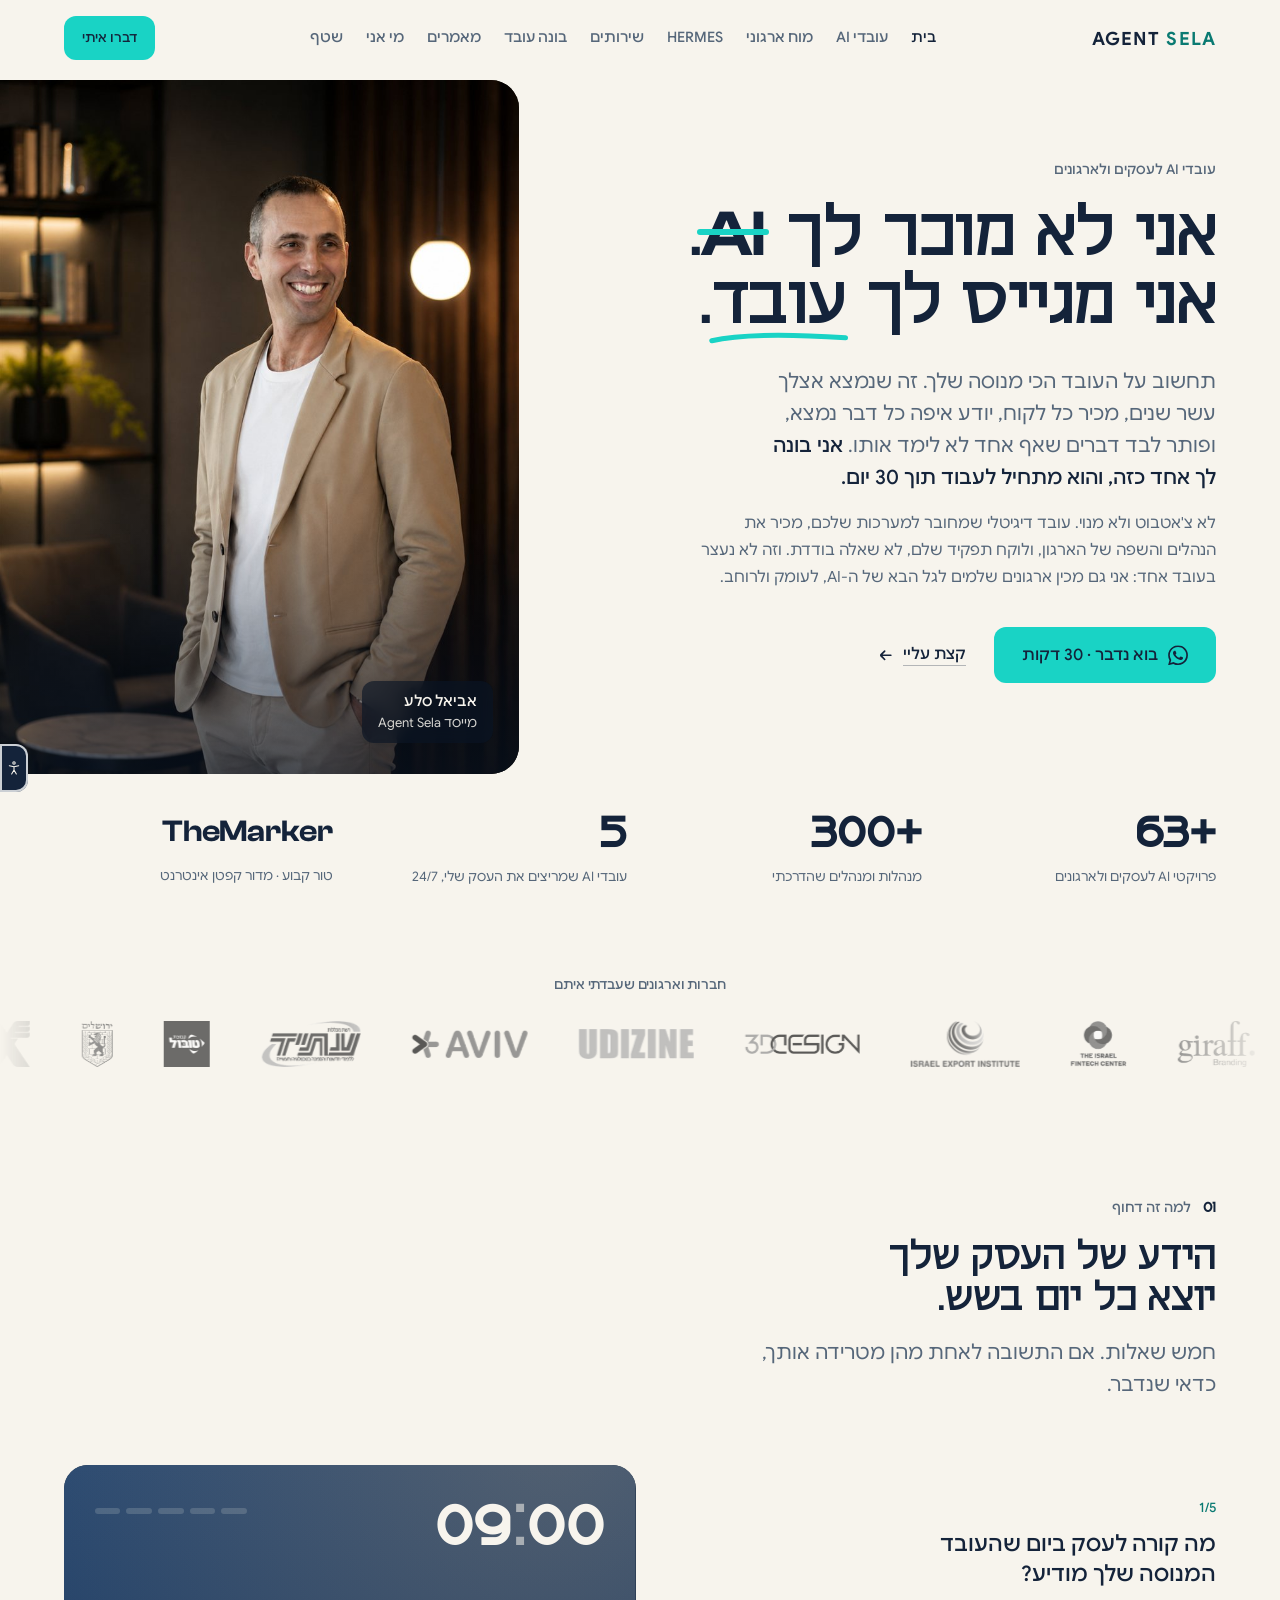
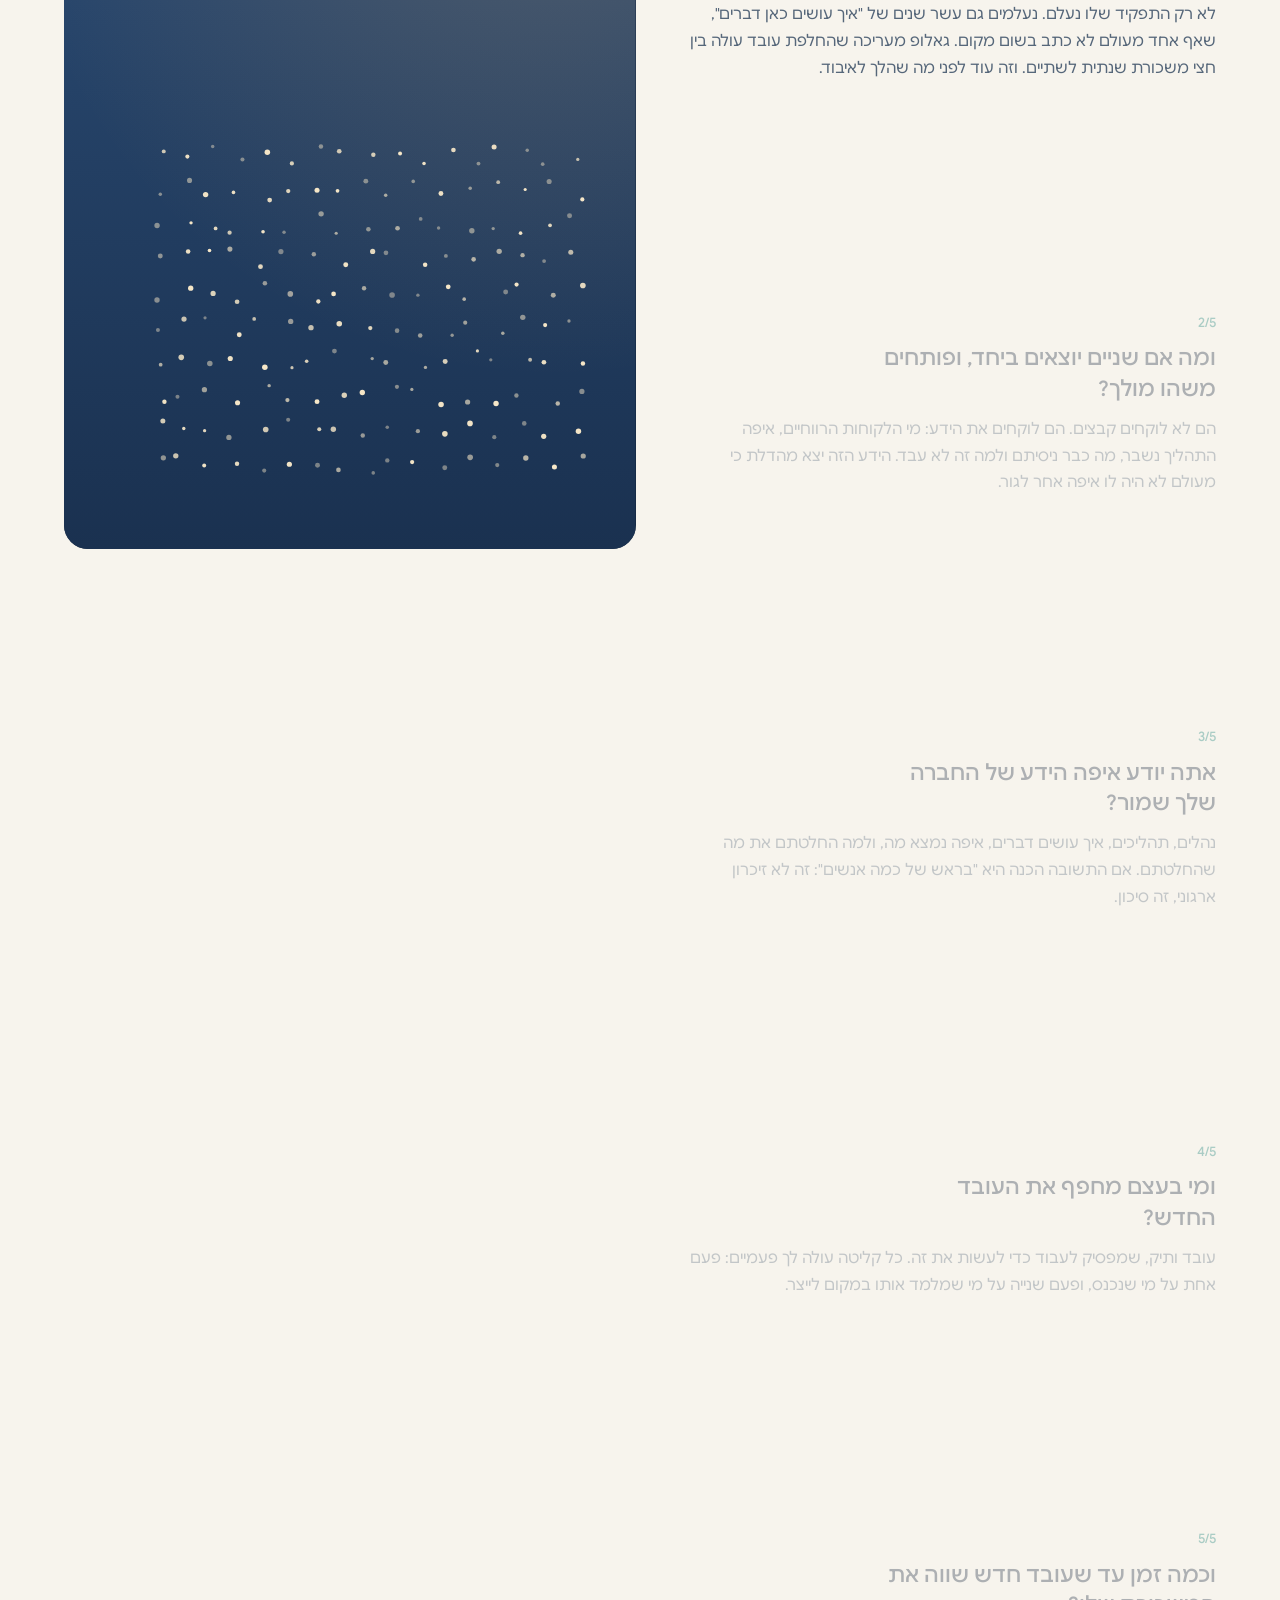
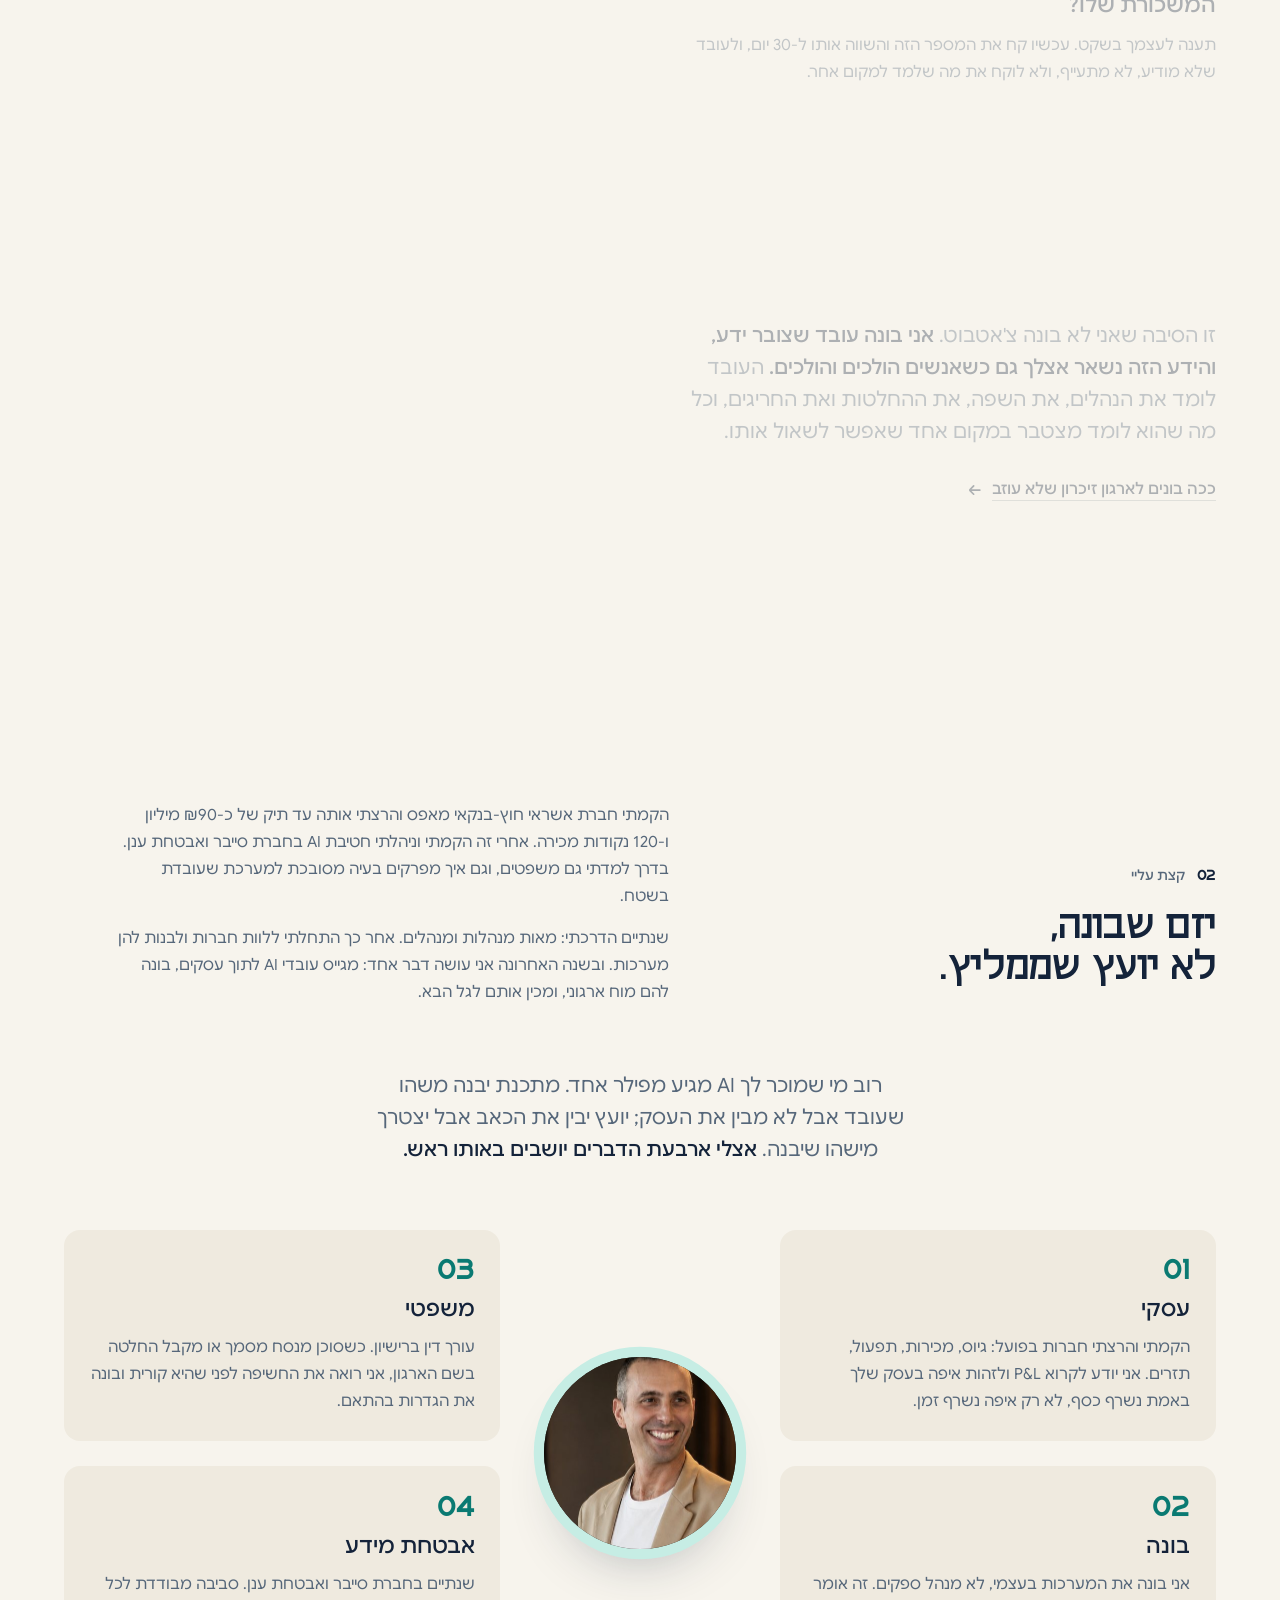
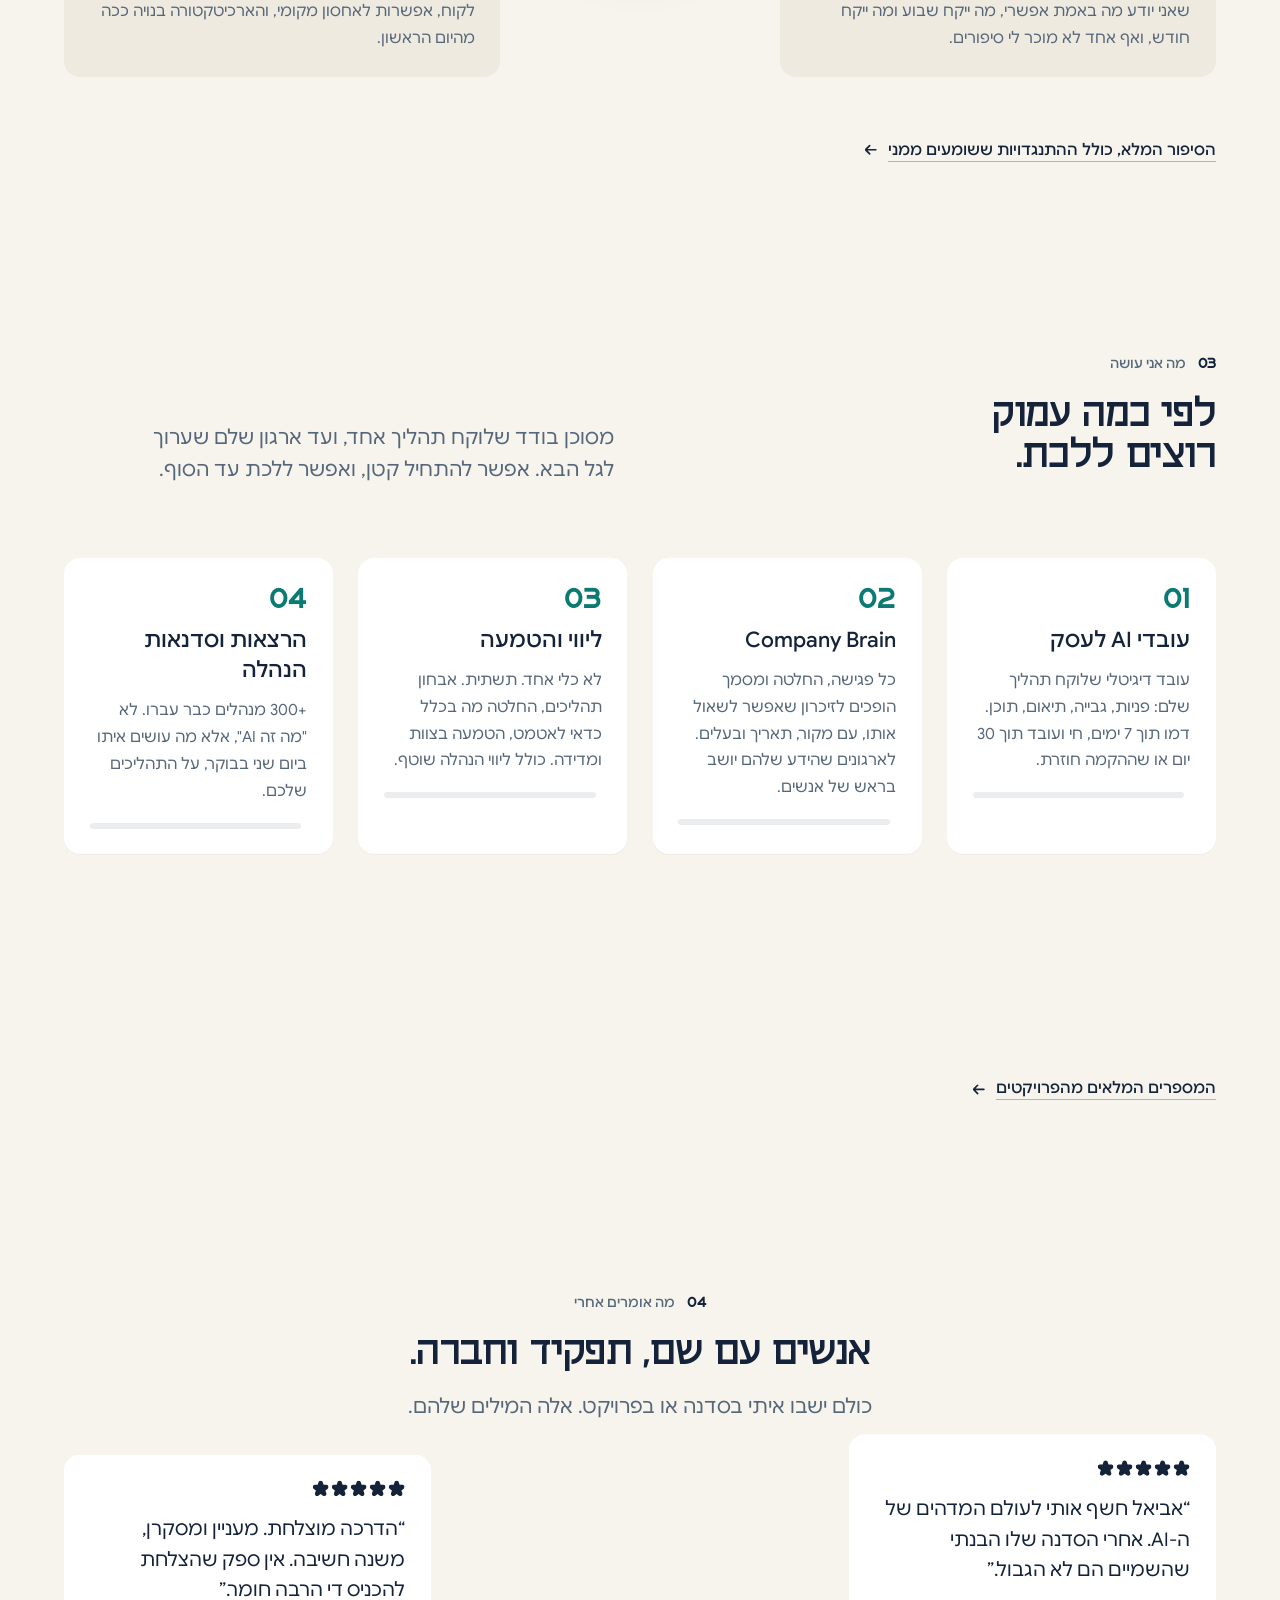
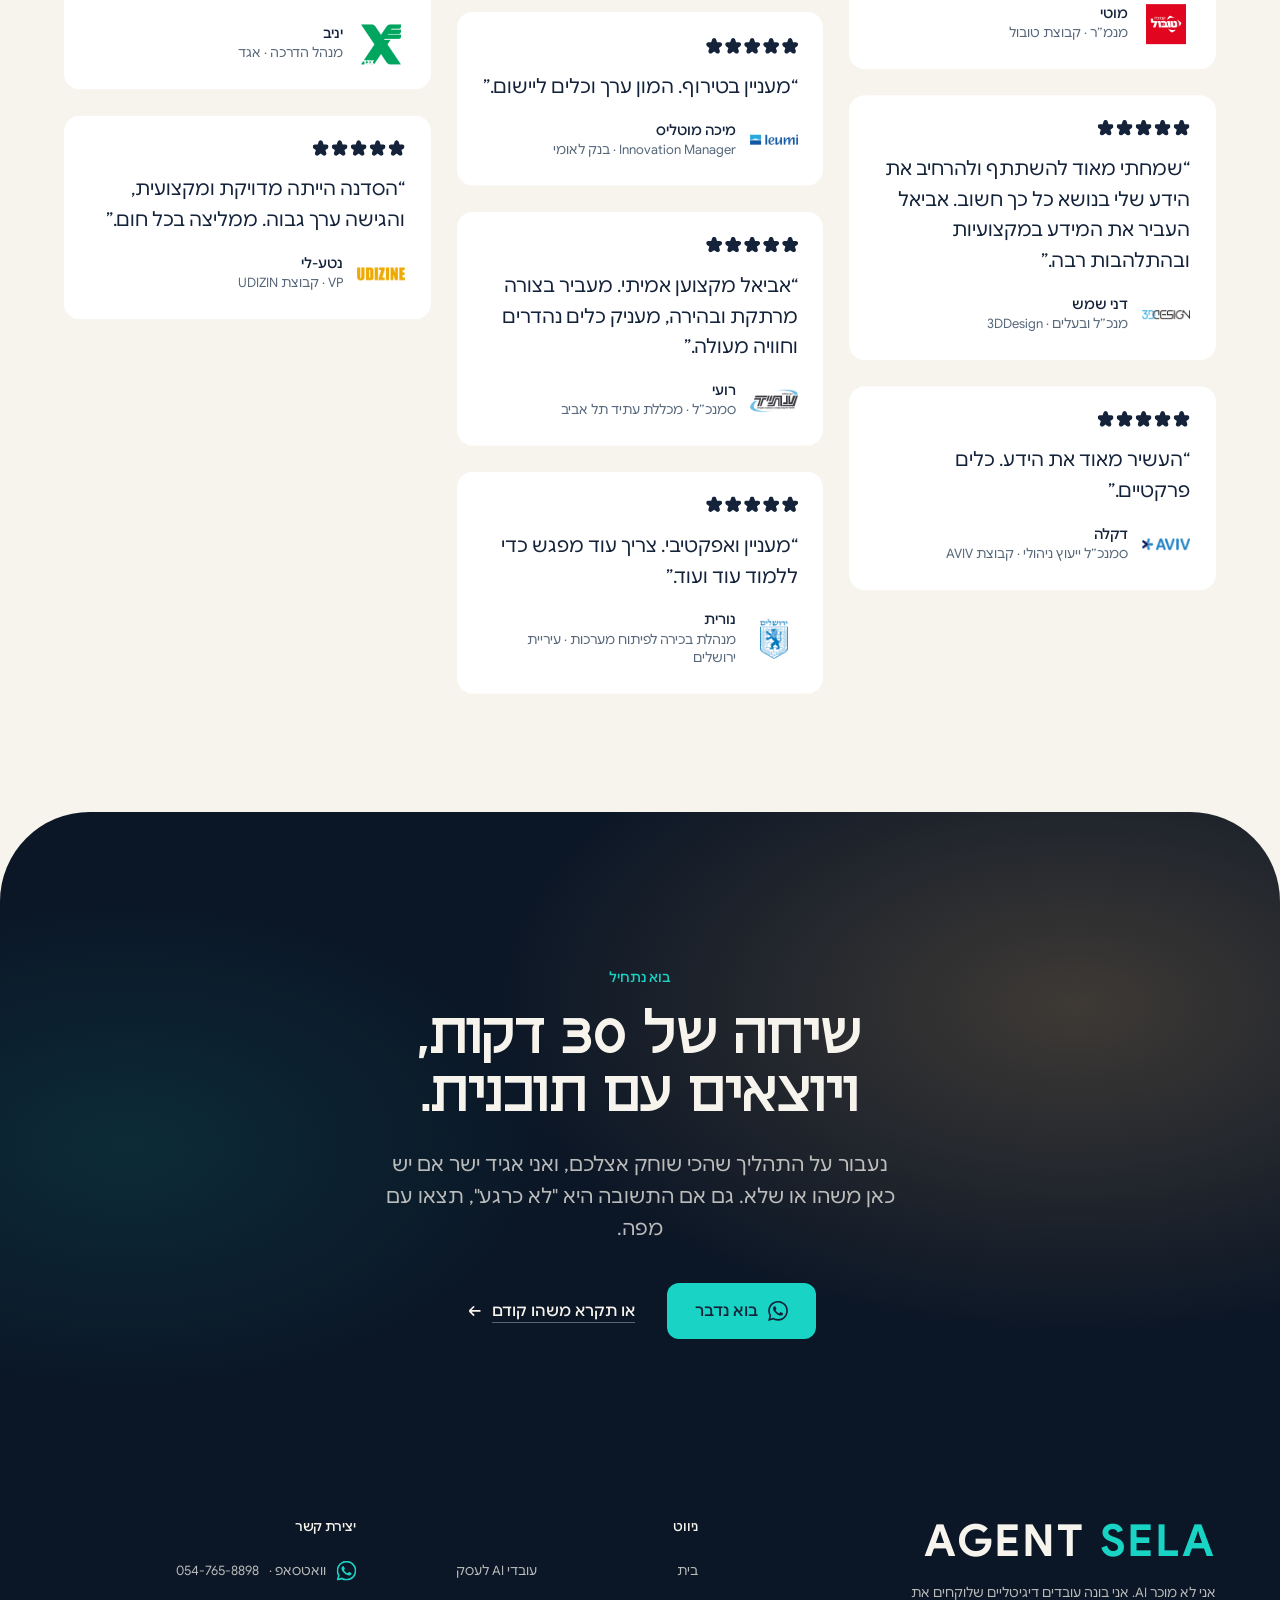
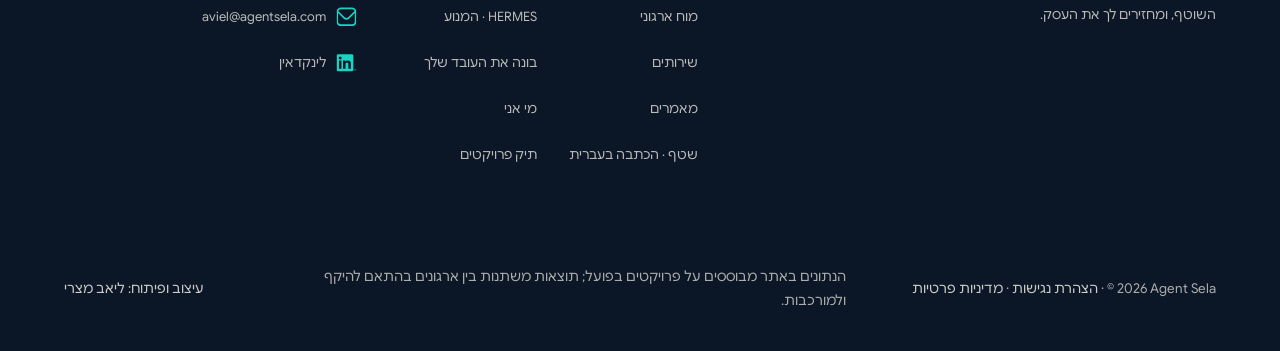
<file: index.html>
<!doctype html>
<html lang="he" dir="rtl">
<head>
<meta charset="utf-8">
<meta name="viewport" content="width=device-width, initial-scale=1">
<title>אביאל סלע · עובדי AI לעסקים ולארגונים | Agent Sela</title>
<meta name="description" content="אני נכנס לעסק, מוצא את התהליך שאוכל הכי הרבה שעות, ובונה עובד AI שלוקח אותו. וגם מכין ארגונים שלמים לגל הבא של ה-AI, לעומק ולרוחב. 63+ פרויקטים, 300+ מנהלים שהודרכו.">
<meta name="robots" content="noindex, nofollow">
<meta name="theme-color" content="#14233A">
<meta property="og:type" content="profile">
<meta property="og:site_name" content="Agent Sela">
<meta property="og:locale" content="he_IL">
<meta property="og:title" content="אביאל סלע · אני לא מוכר לך AI. אני מגייס לך עובד.">
<meta property="og:description" content="עובדי AI שלוקחים תהליך שלם, ומוכנות ארגונית לגל הבא של ה-AI. יזם, בונה, עו״ד ואיש אבטחת מידע, באדם אחד.">
<link rel="icon" href="data:image/svg+xml,%3Csvg xmlns='http://www.w3.org/2000/svg' viewBox='0 0 64 64'%3E%3Crect width='64' height='64' rx='14' fill='%2314233A'/%3E%3Ccircle cx='32' cy='32' r='9' fill='%2319D3C5'/%3E%3C/svg%3E">
<link rel="preload" href="fonts/FUP-Golan-SemiBold.woff2" as="font" type="font/woff2" crossorigin>
<link rel="preload" href="fonts/GoogleSans-Regular.woff2" as="font" type="font/woff2" crossorigin>
<script>
  // שער הפתיחה: רק כשיש JS ואין הפחתת תנועה. ה-CSS חושף הכל אחרי 2.5 שניות אם הסקריפט לא רץ.
  document.documentElement.classList.add('js');
  var st = false; try { st = !!JSON.parse(localStorage.getItem('agentsela-a11y') || '{}').still; } catch (e) {}
  if (st) document.documentElement.classList.add('a11y-still');
  if (!st && !matchMedia('(prefers-reduced-motion: reduce)').matches) document.documentElement.classList.add('open-anim');
</script>
<link rel="stylesheet" href="css/site.css">
</head>
<body>
<!-- icons:start --><svg width="0" height="0" style="position:absolute" aria-hidden="true" focusable="false"><symbol id="i-arrow" viewBox="0 0 300 300"><g ><path transform="translate(0 300) scale(1 -1)" d="M238 163H113L154 204Q157 207 157.0 212.5Q157 218 153.5 221.5Q150 225 145.0 225.0Q140 225 136 221L82 168Q75 160 75 150Q75 140 82 132L136 79Q141 74 148.0 75.5Q155 77 157.0 84.0Q159 91 154 96L113 138H238Q243 138 246.5 141.5Q250 145 250.0 150.0Q250 155 246.5 159.0Q243 163 238 163Z"/></g></symbol><symbol id="i-linkedin" viewBox="0 0 300 300"><g ><path transform="translate(0 300) scale(1 -1)" d="M288 30H290L285 38Q290 38 290 43Q290 49 284 49H276V30H279V38H282ZM282 40H279V47H283Q287 47 287.0 43.5Q287 40 282 40ZM216 62H179V120Q179 135 176 142Q172 153 159.0 153.0Q146 153 140 143Q136 136 136 121V62H99V183H135V166Q141 176 150.5 181.0Q160 186 171 186Q197 186 208 169Q216 156 216 128ZM56 199Q47 199 41.0 205.5Q35 212 35.0 221.0Q35 230 41.0 236.5Q47 243 56.0 243.0Q65 243 71.5 236.5Q78 230 78.0 221.0Q78 212 71.5 205.5Q65 199 56 199ZM75 62H38V183H75ZM235 278H19Q11 278 5.5 272.5Q0 267 0 259V42Q0 35 5.5 29.5Q11 24 19 24H235Q243 24 248.5 29.5Q254 35 254 42V259Q254 267 248.5 272.5Q243 278 235 278ZM283 57Q275 57 270.0 52.0Q265 47 265.0 39.5Q265 32 270.5 27.0Q276 22 283.0 22.0Q290 22 295.0 27.5Q300 33 300.0 40.0Q300 47 295.0 52.0Q290 57 283 57ZM283 24Q277 24 272.0 28.5Q267 33 267.0 39.0Q267 45 271.5 49.5Q276 54 282.0 54.5Q288 55 292.5 50.5Q297 46 297 40V39Q298 33 293.5 28.5Q289 24 283 24Z"/></g></symbol><symbol id="i-mail" viewBox="0 0 300 300"><g ><path transform="translate(0 300) scale(1 -1)" d="M238 288H63Q46 287 31.5 279.0Q17 271 8.5 256.5Q0 242 0 225V75Q0 58 8.5 43.5Q17 29 31.5 21.0Q46 13 62 12H238Q254 13 268.5 21.0Q283 29 291.5 43.5Q300 58 300 75V225Q300 242 291.5 256.5Q283 271 268.5 279.0Q254 287 238 288ZM63 263H238Q249 262 258.5 256.0Q268 250 272 239L177 143Q166 132 150.0 132.0Q134 132 123 143L28 239Q32 250 41.5 256.0Q51 262 62 262ZM238 38H63Q47 38 36.0 48.5Q25 59 25 75V206L106 126Q118 114 134.0 109.5Q150 105 166.0 109.5Q182 114 194 126L275 206V75Q275 59 264.0 48.5Q253 38 237 38Z"/></g></symbol><symbol id="i-star" viewBox="0 0 300 300"><g ><path transform="translate(0 300) scale(1 -1)" d="M17 145 61 113 44 60Q40 48 44.0 35.5Q48 23 59.0 15.0Q70 7 83.0 7.0Q96 7 106 15L150 47L194 15Q204 7 217.0 7.0Q230 7 241.0 15.0Q252 23 256.0 35.5Q260 48 256 60L239 113L283 145Q294 153 298.0 165.5Q302 178 298.0 190.0Q294 202 283.5 210.0Q273 218 260 218H205L188 270Q184 282 173.5 290.0Q163 298 150.0 298.0Q137 298 126.5 290.0Q116 282 112 270L95 218H40Q27 218 16.5 210.0Q6 202 2.0 190.0Q-2 178 2.0 165.5Q6 153 17 145Z"/></g></symbol><symbol id="i-whatsapp" viewBox="0 0 300 300"><g ><path transform="translate(0 300) scale(1 -1)" d="M256 256Q235 277 207.5 288.5Q180 300 151 300Q110 300 76.0 280.0Q42 260 22.0 226.0Q2 192 2.0 151.5Q2 111 22 77L1 0L80 21Q113 3 151 3Q191 3 225.0 23.0Q259 43 279.0 77.0Q299 111 299 151Q299 181 288.0 208.0Q277 235 256 256ZM151 28Q117 28 88 45L83 48L36 35L49 81L46 86Q27 116 27.0 150.5Q27 185 43.5 213.5Q60 242 88.5 258.5Q117 275 151 275Q175 275 198.0 265.5Q221 256 238.5 238.5Q256 221 265.0 198.5Q274 176 274 151Q274 118 257.5 89.5Q241 61 212.5 44.5Q184 28 151 28ZM218 120Q198 131 194.0 132.0Q190 133 188.0 133.0Q186 133 185 130Q181 126 173 116Q170 112 165 115L162 116Q147 123 135.0 133.5Q123 144 114 159Q113 162 113.5 163.5Q114 165 116 167L121 173Q123 175 125 178V179Q127 182 125 186L113 214Q112 218 110.0 219.0Q108 220 106 220H98Q92 220 88 215H87Q82 209 80 204Q75 195 75.0 184.0Q75 173 82 159Q85 152 90 146L91 145Q100 132 111 121Q132 99 154 90Q163 86 174.0 82.5Q185 79 198 81Q204 81 212.5 86.5Q221 92 223.0 98.0Q225 104 225.5 109.0Q226 114 225.5 115.5Q225 117 220 119Z"/></g></symbol></svg><!-- icons:end -->
<a class="skip" href="#main">דלג לתוכן</a>

<header class="hd" id="hd">
  <a class="brand" href="./" dir="ltr" aria-label="Agent Sela, דף הבית">AGENT <span>SELA</span></a>
  <nav class="hd-nav" aria-label="ראשי">
    <a href="./" aria-current="page">בית</a>
    <a href="https://agentsela.com/agents">עובדי AI</a>
    <a href="https://agentsela.com/company-brain">מוח ארגוני</a>
    <a href="https://agentsela.com/hermes">HERMES</a>
    <a href="https://agentsela.com/services">שירותים</a>
    <a href="https://agentsela.com/builder">בונה עובד</a>
    <a href="https://agentsela.com/blog">מאמרים</a>
    <a href="https://agentsela.com/about">מי אני</a>
    <a href="https://agentsela.com/shetef">שטף</a>
  </nav>
  <a class="btn btn-sm hd-cta" href="https://wa.me/972547658898?text=%D7%94%D7%99%D7%99%20%D7%90%D7%91%D7%99%D7%90%D7%9C%2C%20%D7%91%D7%95%D7%90%20%D7%A0%D7%93%D7%91%D7%A8" target="_blank" rel="noopener">דברו איתי</a>
  <button class="burger" type="button" aria-label="פתיחת תפריט" aria-expanded="false" aria-controls="md"><i></i><i></i><i></i></button>
</header>

<div class="md" id="md" role="dialog" aria-modal="true" aria-label="תפריט"><div class="md-scrim"></div>
  <nav class="md-panel" aria-label="ניווט ראשי">
    <div class="md-top"><span class="brand" dir="ltr">AGENT <span>SELA</span></span><button class="md-close" type="button" aria-label="סגירת תפריט"><svg viewBox="0 0 24 24" fill="none" stroke="currentColor" stroke-width="1.8" stroke-linecap="round" aria-hidden="true"><path d="M18 6 6 18M6 6l12 12"/></svg></button></div>
    <ul class="md-list">
      <li class="md-item"><a class="md-link" href="./" aria-current="page">בית</a></li>
      <li class="md-item"><a class="md-link" href="https://agentsela.com/agents">עובדי AI</a></li>
      <li class="md-item"><a class="md-link" href="https://agentsela.com/company-brain">מוח ארגוני</a></li>
      <li class="md-item"><a class="md-link" href="https://agentsela.com/hermes">HERMES</a></li>
      <li class="md-item"><a class="md-link" href="https://agentsela.com/services">שירותים</a></li>
      <li class="md-item"><a class="md-link" href="https://agentsela.com/builder">בונה עובד</a></li>
      <li class="md-item"><a class="md-link" href="https://agentsela.com/blog">מאמרים</a></li>
      <li class="md-item"><a class="md-link" href="https://agentsela.com/about">מי אני</a></li>
      <li class="md-item"><a class="md-link" href="https://agentsela.com/shetef">שטף</a></li>
    </ul>
    <div class="md-cta"><a href="https://wa.me/972547658898?text=%D7%94%D7%99%D7%99%20%D7%90%D7%91%D7%99%D7%90%D7%9C%2C%20%D7%91%D7%95%D7%90%20%D7%A0%D7%93%D7%91%D7%A8" target="_blank" rel="noopener"><svg class="ic" aria-hidden="true"><use href="#i-whatsapp"/></svg>דברו איתי</a></div>
  </nav>
</div>

<main id="main" tabindex="-1">

  <!-- ===== הירו: MV:h4 חצי חצי, הצילום עד הקצה; MV:g139 + MV:g42 בכותרת ===== -->
  <section class="hero" aria-labelledby="hero-h">
    <div class="hero-copy">
      <p class="kicker op op-1">עובדי AI לעסקים ולארגונים</p>
      <h1 class="hero-h" id="hero-h">
        <span class="hl hl-1 op op-1">אני לא מוכר לך <span class="strike">AI<i aria-hidden="true"></i></span>.</span>
        <span class="hl hl-2 op op-2">אני מגייס לך <span class="under">עובד<svg viewBox="0 0 300 24" preserveAspectRatio="none" aria-hidden="true"><path d="M6,16 C60,8 150,6 294,12"/></svg></span>.</span>
      </h1>
      <p class="hero-lede op op-3">תחשוב על העובד הכי מנוסה שלך. זה שנמצא אצלך עשר שנים, מכיר כל לקוח, יודע איפה כל דבר נמצא, ופותר לבד דברים שאף אחד לא לימד אותו. <strong>אני בונה לך אחד כזה, והוא מתחיל לעבוד תוך 30 יום.</strong></p>
      <p class="hero-body op op-3">לא צ'אטבוט ולא מנוי. עובד דיגיטלי שמחובר למערכות שלכם, מכיר את הנהלים והשפה של הארגון, ולוקח תפקיד שלם, לא שאלה בודדת. וזה לא נעצר בעובד אחד: אני גם מכין ארגונים שלמים לגל הבא של ה-AI, לעומק ולרוחב.</p>
      <div class="hero-ctas op op-4">
        <a class="btn btn-lg" href="https://wa.me/972547658898?text=%D7%94%D7%99%D7%99%20%D7%90%D7%91%D7%99%D7%90%D7%9C" target="_blank" rel="noopener"><svg class="ic" aria-hidden="true"><use href="#i-whatsapp"/></svg>בוא נדבר · 30 דקות</a>
        <a class="tlink" href="https://agentsela.com/about">קצת עליי<svg class="ic" aria-hidden="true"><use href="#i-arrow"/></svg></a>
      </div>
    </div>
    <figure class="hero-media op op-media">
      <div class="hero-shot"><img src="assets/aviel-jacket.jpg" alt="אביאל סלע" width="825" height="1100" fetchpriority="high" decoding="async"></div>
      <figcaption><strong>אביאל סלע</strong><span>מייסד Agent Sela</span></figcaption>
    </figure>
  </section>

  <figure class="hero-media-m">
    <div class="hero-shot"><img src="assets/aviel-jacket.jpg" alt="אביאל סלע" width="825" height="1100" loading="lazy" decoding="async"></div>
    <figcaption><strong>אביאל סלע</strong><span>מייסד Agent Sela</span></figcaption>
  </figure>

  <!-- ===== פס המספרים: מציץ מתחתית המסך הראשון; MV:b02 ===== -->
  <section class="creds op op-peek" aria-label="במספרים">
    <div class="cred"><p class="cred-n" dir="ltr"><span data-count="63">63</span>+</p><p class="cred-c">פרויקטי AI לעסקים ולארגונים</p></div>
    <div class="cred"><p class="cred-n" dir="ltr"><span data-count="300">300</span>+</p><p class="cred-c">מנהלות ומנהלים שהדרכתי</p></div>
    <div class="cred"><p class="cred-n" dir="ltr"><span data-count="5">5</span></p><p class="cred-c">עובדי AI שמריצים את העסק שלי, 24/7</p></div>
    <div class="cred"><p class="cred-n cred-word" dir="ltr">TheMarker</p><p class="cred-c">טור קבוע · מדור קפטן אינטרנט</p></div>
  </section>

  <!-- ===== לוגואים: MV:lm10 (מקבלים את צבע הרקע) במרקי שמגיב למהירות הגלילה, MV:b42 ===== -->
  <section class="logos" aria-labelledby="logos-h">
    <h2 class="logos-h" id="logos-h">חברות וארגונים שעבדתי איתם</h2>
    <div class="marquee" data-marquee>
      <ul class="rail">
        <li><img src="assets/logos/leumi.png" width="456" height="93" alt="בנק לאומי" loading="lazy"></li>
        <li><img src="assets/logos/egged.png" width="900" height="900" alt="אגד" loading="lazy"></li>
        <li><img src="assets/logos/jerusalem.png" width="522" height="766" alt="עיריית ירושלים" loading="lazy"></li>
        <li><img src="assets/logos/tobul.png" width="900" height="900" alt="קבוצת טובול" loading="lazy"></li>
        <li><img src="assets/logos/atid.png" width="628" height="291" alt="מכללת עתיד" loading="lazy"></li>
        <li><img src="assets/logos/aviv.png" width="205" height="50" alt="קבוצת אביב" loading="lazy"></li>
        <li><img src="assets/logos/udizin.png" width="598" height="159" alt="קבוצת UDIZIN" loading="lazy"></li>
        <li><img src="assets/logos/shemesh.png" width="199" height="35" alt="3DDesign" loading="lazy"></li>
        <li><img src="assets/logos/iei.png" width="900" height="383" alt="IEI" loading="lazy"></li>
        <li><img src="assets/logos/ifc.png" width="164" height="135" alt="מרכז הפינטק הישראלי" loading="lazy"></li>
        <li><img src="assets/logos/giraff.png" width="828" height="499" alt="ג'ירף" loading="lazy"></li>
        <li><img src="assets/logos/seventh.png" width="841" height="219" alt="Seventh Dimension" loading="lazy"></li>
        <li><img src="assets/logos/torus.png" width="223" height="234" alt="Torus" loading="lazy"></li>
      </ul>
    </div>
  </section>

  <!-- ===== 01 למה זה דחוף: רגע החתימה. C11 מפוצל דביק + MV:b41, השעון והנקודות ב-canvas ===== -->
  <section class="sec urgent" id="urgent" aria-labelledby="urgent-h">
    <header class="sec-head reveal">
      <p class="kicker"><span class="num" dir="ltr">01</span>למה זה דחוף</p>
      <h2 id="urgent-h">הידע של העסק שלך<br>יוצא כל יום בשש.</h2>
      <p class="sec-lede">חמש שאלות. אם התשובה לאחת מהן מטרידה אותך, כדאי שנדבר.</p>
    </header>

    <div class="clock-split">
      <div class="qs">
        <article class="q" data-step="0">
          <p class="q-n" dir="ltr">1/5</p>
          <h3>מה קורה לעסק ביום שהעובד המנוסה שלך מודיע?</h3>
          <p>לא רק התפקיד שלו נעלם. נעלמים גם עשר שנים של "איך עושים כאן דברים", שאף אחד מעולם לא כתב בשום מקום. גאלופ מעריכה שהחלפת עובד עולה בין חצי משכורת שנתית לשתיים. וזה עוד לפני מה שהלך לאיבוד.</p>
        </article>
        <article class="q" data-step="1">
          <p class="q-n" dir="ltr">2/5</p>
          <h3>ומה אם שניים יוצאים ביחד, ופותחים משהו מולך?</h3>
          <p>הם לא לוקחים קבצים. הם לוקחים את הידע: מי הלקוחות הרווחיים, איפה התהליך נשבר, מה כבר ניסיתם ולמה זה לא עבד. הידע הזה יצא מהדלת כי מעולם לא היה לו איפה אחר לגור.</p>
        </article>
        <article class="q" data-step="2">
          <p class="q-n" dir="ltr">3/5</p>
          <h3>אתה יודע איפה הידע של החברה שלך שמור?</h3>
          <p>נהלים, תהליכים, איך עושים דברים, איפה נמצא מה, ולמה החלטתם את מה שהחלטתם. אם התשובה הכנה היא "בראש של כמה אנשים": זה לא זיכרון ארגוני, זה סיכון.</p>
        </article>
        <article class="q" data-step="3">
          <p class="q-n" dir="ltr">4/5</p>
          <h3>ומי בעצם מחפף את העובד החדש?</h3>
          <p>עובד ותיק, שמפסיק לעבוד כדי לעשות את זה. כל קליטה עולה לך פעמיים: פעם אחת על מי שנכנס, ופעם שנייה על מי שמלמד אותו במקום לייצר.</p>
        </article>
        <article class="q" data-step="4">
          <p class="q-n" dir="ltr">5/5</p>
          <h3>וכמה זמן עד שעובד חדש שווה את המשכורת שלו?</h3>
          <p>תענה לעצמך בשקט. עכשיו קח את המספר הזה והשווה אותו ל-30 יום, ולעובד שלא מודיע, לא מתעייף, ולא לוקח את מה שלמד למקום אחר.</p>
        </article>
        <div class="q q-close" data-step="5">
          <p class="close-p">זו הסיבה שאני לא בונה צ'אטבוט. <strong>אני בונה עובד שצובר ידע, והידע הזה נשאר אצלך גם כשאנשים הולכים והולכים.</strong> העובד לומד את הנהלים, את השפה, את ההחלטות ואת החריגים, וכל מה שהוא לומד מצטבר במקום אחד שאפשר לשאול אותו.</p>
          <a class="tlink" href="https://agentsela.com/company-brain">ככה בונים לארגון זיכרון שלא עוזב<svg class="ic" aria-hidden="true"><use href="#i-arrow"/></svg></a>
        </div>
      </div>

      <div class="stage-col" aria-hidden="true">
        <div class="stage">
          <div class="stage-top">
            <p class="clock" dir="ltr"><span class="clock-h">09</span><span class="clock-c">:</span><span class="clock-m">00</span></p>
            <ol class="steps"><li></li><li></li><li></li><li></li><li></li></ol>
          </div>
          <canvas class="dots"></canvas>
        </div>
      </div>
    </div>
  </section>

  <!-- ===== 02 קצת עליי: C7 ראש במרכז, MV:lm3 ארבעה עמודים מתכנסים ===== -->
  <section class="sec about" id="about" aria-labelledby="about-h">
    <div class="about-top">
      <header class="sec-head reveal">
        <p class="kicker"><span class="num" dir="ltr">02</span>קצת עליי</p>
        <h2 id="about-h">יזם שבונה,<br>לא יועץ שממליץ.</h2>
      </header>
      <div class="about-text reveal">
        <p>הקמתי חברת אשראי חוץ-בנקאי מאפס והרצתי אותה עד תיק של כ-₪90 מיליון ו-120 נקודות מכירה. אחרי זה הקמתי וניהלתי חטיבת AI בחברת סייבר ואבטחת ענן. בדרך למדתי גם משפטים, וגם איך מפרקים בעיה מסובכת למערכת שעובדת בשטח.</p>
        <p>שנתיים הדרכתי: מאות מנהלות ומנהלים. אחר כך התחלתי ללוות חברות ולבנות להן מערכות. ובשנה האחרונה אני עושה דבר אחד: מגייס עובדי AI לתוך עסקים, בונה להם מוח ארגוני, ומכין אותם לגל הבא.</p>
      </div>
    </div>

    <p class="about-bridge reveal">רוב מי שמוכר לך AI מגיע מפילר אחד. מתכנת יבנה משהו שעובד אבל לא מבין את העסק; יועץ יבין את הכאב אבל יצטרך מישהו שיבנה. <strong>אצלי ארבעת הדברים יושבים באותו ראש.</strong></p>

    <div class="pillars" data-converge>
      <div class="pl pl-a"><p class="pl-n" dir="ltr">01</p><h3>עסקי</h3><p>הקמתי והרצתי חברות בפועל: גיוס, מכירות, תפעול, תזרים. אני יודע לקרוא P&amp;L ולזהות איפה בעסק שלך באמת נשרף כסף, לא רק איפה נשרף זמן.</p></div>
      <div class="pl pl-b"><p class="pl-n" dir="ltr">02</p><h3>בונה</h3><p>אני בונה את המערכות בעצמי, לא מנהל ספקים. זה אומר שאני יודע מה באמת אפשרי, מה ייקח שבוע ומה ייקח חודש, ואף אחד לא מוכר לי סיפורים.</p></div>
      <div class="pl-head" aria-hidden="true"><div class="pl-face"><img src="assets/aviel-jacket.jpg" alt="" loading="lazy"></div></div>
      <div class="pl pl-c"><p class="pl-n" dir="ltr">03</p><h3>משפטי</h3><p>עורך דין ברישיון. כשסוכן מנסח מסמך או מקבל החלטה בשם הארגון, אני רואה את החשיפה לפני שהיא קורית ובונה את הגדרות בהתאם.</p></div>
      <div class="pl pl-d"><p class="pl-n" dir="ltr">04</p><h3>אבטחת מידע</h3><p>שנתיים בחברת סייבר ואבטחת ענן. סביבה מבודדת לכל לקוח, אפשרות לאחסון מקומי, והארכיטקטורה בנויה ככה מהיום הראשון.</p></div>
    </div>

    <p class="sec-foot reveal"><a class="tlink" href="https://agentsela.com/about">הסיפור המלא, כולל ההתנגדויות ששומעים ממני<svg class="ic" aria-hidden="true"><use href="#i-arrow"/></svg></a></p>
  </section>

  <!-- ===== 03 מה אני עושה: C4 במדרגות עומק, הפיר של כל שירות נמתח בגלילה ===== -->
  <section class="sec depth" id="services" aria-labelledby="services-h">
    <header class="sec-head sec-head-split reveal">
      <div>
        <p class="kicker"><span class="num" dir="ltr">03</span>מה אני עושה</p>
        <h2 id="services-h">לפי כמה עמוק<br>רוצים ללכת.</h2>
      </div>
      <p class="sec-lede">מסוכן בודד שלוקח תהליך אחד, ועד ארגון שלם שערוך לגל הבא. אפשר להתחיל קטן, ואפשר ללכת עד הסוף.</p>
    </header>

    <ol class="levels">
      <li class="lv reveal" style="--lv:1"><a href="https://agentsela.com/agents">
        <span class="lv-n" dir="ltr">01</span>
        <h3>עובדי AI לעסק</h3>
        <p>עובד דיגיטלי שלוקח תהליך שלם: פניות, גבייה, תיאום, תוכן. דמו תוך 7 ימים, חי ועובד תוך 30 יום או שההקמה חוזרת.</p>
        <span class="shaft" aria-hidden="true"></span>
      </a></li>
      <li class="lv reveal" style="--lv:2"><a href="https://agentsela.com/company-brain">
        <span class="lv-n" dir="ltr">02</span>
        <h3>Company Brain</h3>
        <p>כל פגישה, החלטה ומסמך הופכים לזיכרון שאפשר לשאול אותו, עם מקור, תאריך ובעלים. לארגונים שהידע שלהם יושב בראש של אנשים.</p>
        <span class="shaft" aria-hidden="true"></span>
      </a></li>
      <li class="lv reveal" style="--lv:3"><a href="https://agentsela.com/services">
        <span class="lv-n" dir="ltr">03</span>
        <h3>ליווי והטמעה</h3>
        <p>לא כלי אחד. תשתית. אבחון תהליכים, החלטה מה בכלל כדאי לאטמט, הטמעה בצוות ומדידה. כולל ליווי הנהלה שוטף.</p>
        <span class="shaft" aria-hidden="true"></span>
      </a></li>
      <li class="lv reveal" style="--lv:4"><a href="https://agentsela.com/services">
        <span class="lv-n" dir="ltr">04</span>
        <h3>הרצאות וסדנאות הנהלה</h3>
        <p><span dir="ltr">300+</span> מנהלים כבר עברו. לא "מה זה AI", אלא מה עושים איתו ביום שני בבוקר, על התהליכים שלכם.</p>
        <span class="shaft" aria-hidden="true"></span>
      </a></li>
    </ol>

    <p class="sec-foot reveal"><a class="tlink" href="https://agentsela.com/agents#proof">המספרים המלאים מהפרויקטים<svg class="ic" aria-hidden="true"><use href="#i-arrow"/></svg></a></p>
  </section>

  <!-- ===== 04 מה אומרים אחרי: C13, MV:g51 שלוש עמודות בכיוונים הפוכים ===== -->
  <section class="sec voices" id="voices" aria-labelledby="voices-h">
    <header class="sec-head sec-head-center reveal">
      <p class="kicker"><span class="num" dir="ltr">04</span>מה אומרים אחרי</p>
      <h2 id="voices-h">אנשים עם שם, תפקיד וחברה.</h2>
      <p class="sec-lede">כולם ישבו איתי בסדנה או בפרויקט. אלה המילים שלהם.</p>
    </header>

    <div class="wall">
      <div class="wall-col">
        <figure class="vc reveal"><div class="stars" role="img" aria-label="5 כוכבים מתוך 5"><svg class="ic"><use href="#i-star"/></svg><svg class="ic"><use href="#i-star"/></svg><svg class="ic"><use href="#i-star"/></svg><svg class="ic"><use href="#i-star"/></svg><svg class="ic"><use href="#i-star"/></svg></div>
          <blockquote>“אביאל חשף אותי לעולם המדהים של ה-AI. אחרי הסדנה שלו הבנתי שהשמיים הם לא הגבול.”</blockquote>
          <figcaption><img src="assets/logos/tobul.png" width="900" height="900" alt="" loading="lazy"><span><strong>מוטי</strong>מנמ״ר · קבוצת טובול</span></figcaption></figure>
        <figure class="vc reveal"><div class="stars" role="img" aria-label="5 כוכבים מתוך 5"><svg class="ic"><use href="#i-star"/></svg><svg class="ic"><use href="#i-star"/></svg><svg class="ic"><use href="#i-star"/></svg><svg class="ic"><use href="#i-star"/></svg><svg class="ic"><use href="#i-star"/></svg></div>
          <blockquote>“שמחתי מאוד להשתתף ולהרחיב את הידע שלי בנושא כל כך חשוב. אביאל העביר את המידע במקצועיות ובהתלהבות רבה.”</blockquote>
          <figcaption><img src="assets/logos/shemesh.png" width="199" height="35" alt="" loading="lazy"><span><strong>דני שמש</strong>מנכ״ל ובעלים · 3DDesign</span></figcaption></figure>
        <figure class="vc reveal"><div class="stars" role="img" aria-label="5 כוכבים מתוך 5"><svg class="ic"><use href="#i-star"/></svg><svg class="ic"><use href="#i-star"/></svg><svg class="ic"><use href="#i-star"/></svg><svg class="ic"><use href="#i-star"/></svg><svg class="ic"><use href="#i-star"/></svg></div>
          <blockquote>“העשיר מאוד את הידע. כלים פרקטיים.”</blockquote>
          <figcaption><img src="assets/logos/aviv.png" width="205" height="50" alt="" loading="lazy"><span><strong>דקלה</strong>סמנכ״ל ייעוץ ניהולי · קבוצת AVIV</span></figcaption></figure>
      </div>
      <div class="wall-col">
        <figure class="vc reveal"><div class="stars" role="img" aria-label="5 כוכבים מתוך 5"><svg class="ic"><use href="#i-star"/></svg><svg class="ic"><use href="#i-star"/></svg><svg class="ic"><use href="#i-star"/></svg><svg class="ic"><use href="#i-star"/></svg><svg class="ic"><use href="#i-star"/></svg></div>
          <blockquote>“מעניין בטירוף. המון ערך וכלים ליישום.”</blockquote>
          <figcaption><img src="assets/logos/leumi.png" width="456" height="93" alt="" loading="lazy"><span><strong>מיכה מוטליס</strong>Innovation Manager · בנק לאומי</span></figcaption></figure>
        <figure class="vc reveal"><div class="stars" role="img" aria-label="5 כוכבים מתוך 5"><svg class="ic"><use href="#i-star"/></svg><svg class="ic"><use href="#i-star"/></svg><svg class="ic"><use href="#i-star"/></svg><svg class="ic"><use href="#i-star"/></svg><svg class="ic"><use href="#i-star"/></svg></div>
          <blockquote>“אביאל מקצוען אמיתי. מעביר בצורה מרתקת ובהירה, מעניק כלים נהדרים וחוויה מעולה.”</blockquote>
          <figcaption><img src="assets/logos/atid.png" width="628" height="291" alt="" loading="lazy"><span><strong>רועי</strong>סמנכ״ל · מכללת עתיד תל אביב</span></figcaption></figure>
        <figure class="vc reveal"><div class="stars" role="img" aria-label="5 כוכבים מתוך 5"><svg class="ic"><use href="#i-star"/></svg><svg class="ic"><use href="#i-star"/></svg><svg class="ic"><use href="#i-star"/></svg><svg class="ic"><use href="#i-star"/></svg><svg class="ic"><use href="#i-star"/></svg></div>
          <blockquote>“מעניין ואפקטיבי. צריך עוד מפגש כדי ללמוד עוד ועוד.”</blockquote>
          <figcaption><img src="assets/logos/jerusalem.png" width="522" height="766" alt="" loading="lazy"><span><strong>נורית</strong>מנהלת בכירה לפיתוח מערכות · עיריית ירושלים</span></figcaption></figure>
      </div>
      <div class="wall-col">
        <figure class="vc reveal"><div class="stars" role="img" aria-label="5 כוכבים מתוך 5"><svg class="ic"><use href="#i-star"/></svg><svg class="ic"><use href="#i-star"/></svg><svg class="ic"><use href="#i-star"/></svg><svg class="ic"><use href="#i-star"/></svg><svg class="ic"><use href="#i-star"/></svg></div>
          <blockquote>“הדרכה מוצלחת. מעניין ומסקרן, משנה חשיבה. אין ספק שהצלחת להכניס די הרבה חומר.”</blockquote>
          <figcaption><img src="assets/logos/egged.png" width="900" height="900" alt="" loading="lazy"><span><strong>יניב</strong>מנהל הדרכה · אגד</span></figcaption></figure>
        <figure class="vc reveal"><div class="stars" role="img" aria-label="5 כוכבים מתוך 5"><svg class="ic"><use href="#i-star"/></svg><svg class="ic"><use href="#i-star"/></svg><svg class="ic"><use href="#i-star"/></svg><svg class="ic"><use href="#i-star"/></svg><svg class="ic"><use href="#i-star"/></svg></div>
          <blockquote>“הסדנה הייתה מדויקת ומקצועית, והגישה ערך גבוה. ממליצה בכל חום.”</blockquote>
          <figcaption><img src="assets/logos/udizin.png" width="598" height="159" alt="" loading="lazy"><span><strong>נטע-לי</strong>VP · קבוצת UDIZIN</span></figcaption></figure>
      </div>
    </div>
  </section>

  <!-- ===== סוגר הלילה: C14 ממורכז. היום נגמר, המנורה דולקת ===== -->
  <section class="night" id="start" aria-labelledby="start-h">
    <div class="night-sheet">
      <div class="night-in reveal">
        <p class="kicker kicker-night">בוא נתחיל</p>
        <h2 id="start-h">שיחה של 30 דקות,<br>ויוצאים עם תוכנית.</h2>
        <p class="night-p">נעבור על התהליך שהכי שוחק אצלכם, ואני אגיד ישר אם יש כאן משהו או שלא. גם אם התשובה היא "לא כרגע", תצאו עם מפה.</p>
        <div class="night-ctas">
          <a class="btn btn-lg" href="https://wa.me/972547658898?text=%D7%94%D7%99%D7%99%20%D7%90%D7%91%D7%99%D7%90%D7%9C" target="_blank" rel="noopener"><svg class="ic" aria-hidden="true"><use href="#i-whatsapp"/></svg>בוא נדבר</a>
          <a class="tlink tlink-night" href="https://agentsela.com/blog">או תקרא משהו קודם<svg class="ic" aria-hidden="true"><use href="#i-arrow"/></svg></a>
        </div>
      </div>
    </div>
  </section>
</main>

<footer class="ft">
  <div class="ft-top">
    <div class="ft-brand">
      <p class="brand brand-lg" dir="ltr">AGENT <span>SELA</span></p>
      <p class="ft-tag">אני לא מוכר AI. אני בונה עובדים דיגיטליים שלוקחים את השוטף, ומחזירים לך את העסק.</p>
    </div>
    <nav class="ft-col" aria-label="ניווט בפוטר">
      <h2 class="ft-h">ניווט</h2>
      <ul>
        <li><a href="./">בית</a></li>
        <li><a href="https://agentsela.com/agents">עובדי AI לעסק</a></li>
        <li><a href="https://agentsela.com/company-brain">מוח ארגוני</a></li>
        <li><a href="https://agentsela.com/hermes">HERMES · המנוע</a></li>
        <li><a href="https://agentsela.com/services">שירותים</a></li>
        <li><a href="https://agentsela.com/builder">בונה את העובד שלך</a></li>
        <li><a href="https://agentsela.com/blog">מאמרים</a></li>
        <li><a href="https://agentsela.com/about">מי אני</a></li>
        <li><a href="https://agentsela.com/shetef">שטף · הכתבה בעברית</a></li>
        <li><a href="https://agentsela.com/agents#proof">תיק פרויקטים</a></li>
      </ul>
    </nav>
    <div class="ft-col">
      <h2 class="ft-h">יצירת קשר</h2>
      <ul class="ft-contact">
        <li><a href="https://wa.me/972547658898" target="_blank" rel="noopener"><svg class="ic" aria-hidden="true"><use href="#i-whatsapp"/></svg>וואטסאפ · <span dir="ltr">054-765-8898</span></a></li>
        <li><a href="mailto:aviel@agentsela.com"><svg class="ic" aria-hidden="true"><use href="#i-mail"/></svg><span dir="ltr">aviel@agentsela.com</span></a></li>
        <li><a href="https://www.linkedin.com/in/aviel-sela-all-in" target="_blank" rel="noopener"><svg class="ic" aria-hidden="true"><use href="#i-linkedin"/></svg>לינקדאין</a></li>
      </ul>
    </div>
  </div>
  <div class="ft-bottom">
    <p><span dir="ltr">© 2026 Agent Sela</span> · <a href="accessibility.html">הצהרת נגישות</a> · <a href="privacy.html">מדיניות פרטיות</a></p>
    <p>הנתונים באתר מבוססים על פרויקטים בפועל; תוצאות משתנות בין ארגונים בהתאם להיקף ולמורכבות.</p>
    <p class="credit"><a href="https://liavmatzri.co.il" target="_blank" rel="noopener">עיצוב ופיתוח: ליאב מצרי</a></p>
  </div>
</footer>

<a class="wa-float" href="https://wa.me/972547658898?text=%D7%94%D7%99%D7%99%20%D7%90%D7%91%D7%99%D7%90%D7%9C%2C%20%D7%A7%D7%A8%D7%90%D7%AA%D7%99%20%D7%A2%D7%9C%D7%99%D7%9A%20%D7%91%D7%90%D7%AA%D7%A8%20%D7%95%D7%90%D7%A9%D7%9E%D7%97%20%D7%9C%D7%93%D7%91%D7%A8" target="_blank" rel="noopener" ><svg class="ic" aria-hidden="true"><use href="#i-whatsapp"/></svg><span>בוא נדבר · 30 דקות</span></a>

<a class="fab-a11y" href="accessibility.html" aria-label="התאמות נגישות"><svg viewBox="0 0 24 24" fill="none" stroke="currentColor" stroke-width="1.6" stroke-linecap="round" stroke-linejoin="round" aria-hidden="true"><circle cx="12" cy="4.5" r="1.8"/><path d="M5 8.5l7 1.5 7-1.5M12 10v5m0 0-3.5 6M12 15l3.5 6"/></svg></a>

<script src="js/a11y.js" defer></script>
<script src="js/snap-icons.js" defer></script>
<script src="vendor/gsap.min.js" defer></script>
<script src="vendor/ScrollTrigger.min.js" defer></script>
<script src="vendor/lenis.min.js" defer></script>
<script src="js/site.js" defer></script>
</body>
</html>
</file>
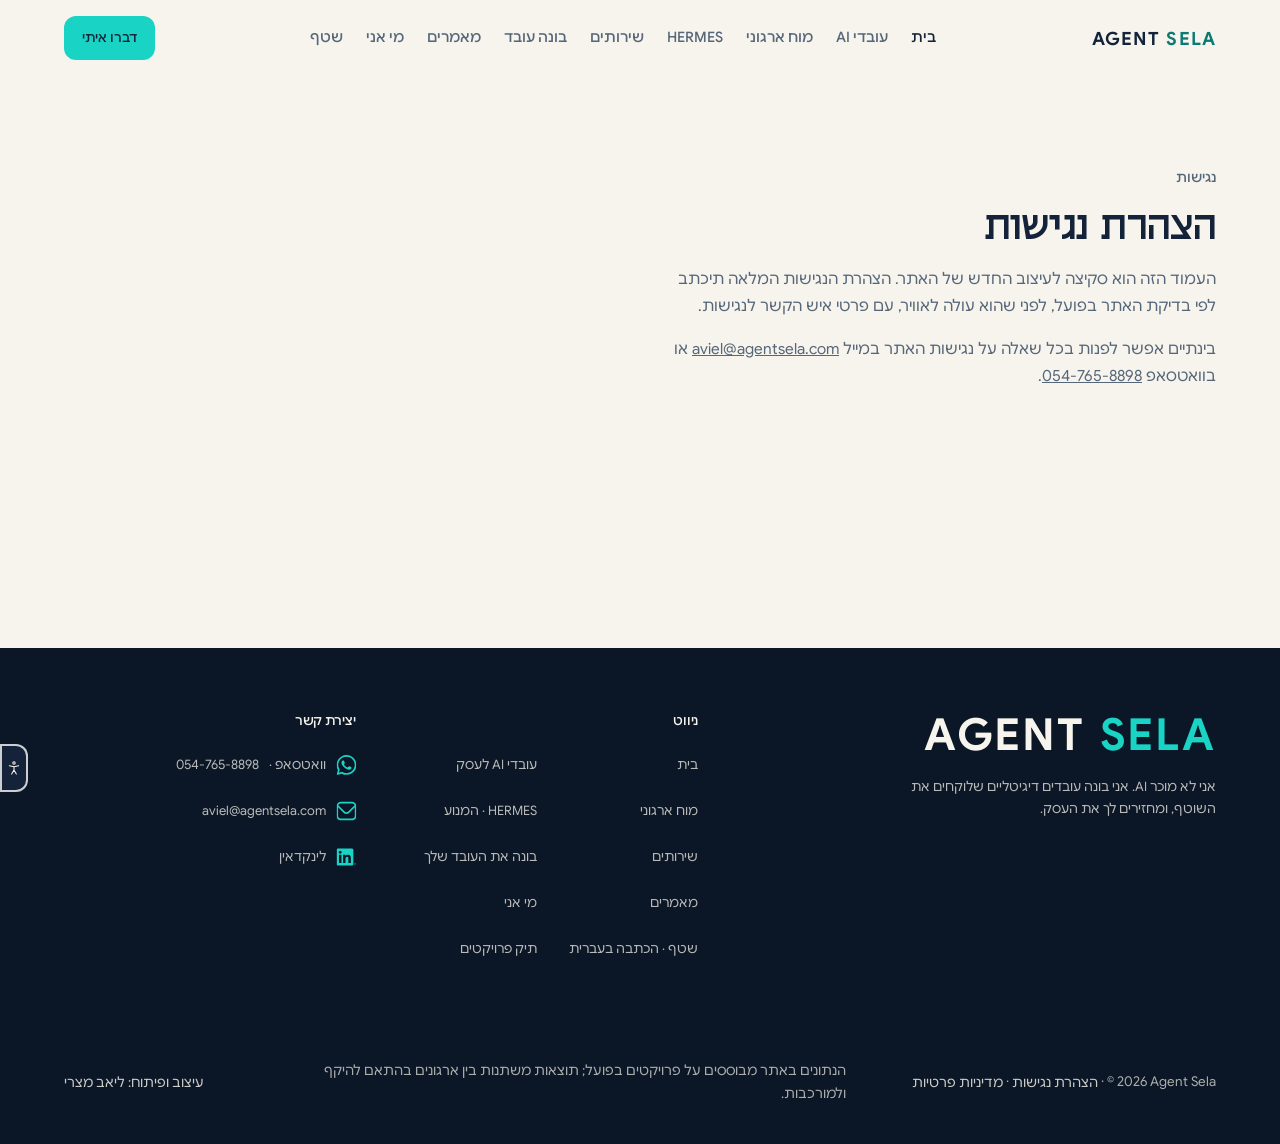
<file: accessibility.html>
<!doctype html>
<html lang="he" dir="rtl">
<head>
<meta charset="utf-8">
<meta name="viewport" content="width=device-width, initial-scale=1">
<title>הצהרת נגישות | Agent Sela</title>
<meta name="description" content="אני נכנס לעסק, מוצא את התהליך שאוכל הכי הרבה שעות, ובונה עובד AI שלוקח אותו. וגם מכין ארגונים שלמים לגל הבא של ה-AI, לעומק ולרוחב. 63+ פרויקטים, 300+ מנהלים שהודרכו.">
<meta name="robots" content="noindex, nofollow">
<meta name="theme-color" content="#14233A">
<meta property="og:type" content="profile">
<meta property="og:site_name" content="Agent Sela">
<meta property="og:locale" content="he_IL">
<meta property="og:title" content="אביאל סלע · אני לא מוכר לך AI. אני מגייס לך עובד.">
<meta property="og:description" content="עובדי AI שלוקחים תהליך שלם, ומוכנות ארגונית לגל הבא של ה-AI. יזם, בונה, עו״ד ואיש אבטחת מידע, באדם אחד.">
<link rel="icon" href="data:image/svg+xml,%3Csvg xmlns='http://www.w3.org/2000/svg' viewBox='0 0 64 64'%3E%3Crect width='64' height='64' rx='14' fill='%2314233A'/%3E%3Ccircle cx='32' cy='32' r='9' fill='%2319D3C5'/%3E%3C/svg%3E">
<link rel="preload" href="fonts/FUP-Golan-SemiBold.woff2" as="font" type="font/woff2" crossorigin>

<script>
  // שער הפתיחה: רק כשיש JS ואין הפחתת תנועה. ה-CSS חושף הכל אחרי 2.5 שניות אם הסקריפט לא רץ.
  document.documentElement.classList.add('js');
  var st = false; try { st = !!JSON.parse(localStorage.getItem('agentsela-a11y') || '{}').still; } catch (e) {}
  if (st) document.documentElement.classList.add('a11y-still');
  if (!st && !matchMedia('(prefers-reduced-motion: reduce)').matches) document.documentElement.classList.add('open-anim');
</script>
<link rel="stylesheet" href="css/site.css">
</head>
<body>
<!-- icons:start --><svg width="0" height="0" style="position:absolute" aria-hidden="true" focusable="false"><symbol id="i-arrow" viewBox="0 0 300 300"><g ><path transform="translate(0 300) scale(1 -1)" d="M238 163H113L154 204Q157 207 157.0 212.5Q157 218 153.5 221.5Q150 225 145.0 225.0Q140 225 136 221L82 168Q75 160 75 150Q75 140 82 132L136 79Q141 74 148.0 75.5Q155 77 157.0 84.0Q159 91 154 96L113 138H238Q243 138 246.5 141.5Q250 145 250.0 150.0Q250 155 246.5 159.0Q243 163 238 163Z"/></g></symbol><symbol id="i-linkedin" viewBox="0 0 300 300"><g ><path transform="translate(0 300) scale(1 -1)" d="M288 30H290L285 38Q290 38 290 43Q290 49 284 49H276V30H279V38H282ZM282 40H279V47H283Q287 47 287.0 43.5Q287 40 282 40ZM216 62H179V120Q179 135 176 142Q172 153 159.0 153.0Q146 153 140 143Q136 136 136 121V62H99V183H135V166Q141 176 150.5 181.0Q160 186 171 186Q197 186 208 169Q216 156 216 128ZM56 199Q47 199 41.0 205.5Q35 212 35.0 221.0Q35 230 41.0 236.5Q47 243 56.0 243.0Q65 243 71.5 236.5Q78 230 78.0 221.0Q78 212 71.5 205.5Q65 199 56 199ZM75 62H38V183H75ZM235 278H19Q11 278 5.5 272.5Q0 267 0 259V42Q0 35 5.5 29.5Q11 24 19 24H235Q243 24 248.5 29.5Q254 35 254 42V259Q254 267 248.5 272.5Q243 278 235 278ZM283 57Q275 57 270.0 52.0Q265 47 265.0 39.5Q265 32 270.5 27.0Q276 22 283.0 22.0Q290 22 295.0 27.5Q300 33 300.0 40.0Q300 47 295.0 52.0Q290 57 283 57ZM283 24Q277 24 272.0 28.5Q267 33 267.0 39.0Q267 45 271.5 49.5Q276 54 282.0 54.5Q288 55 292.5 50.5Q297 46 297 40V39Q298 33 293.5 28.5Q289 24 283 24Z"/></g></symbol><symbol id="i-mail" viewBox="0 0 300 300"><g ><path transform="translate(0 300) scale(1 -1)" d="M238 288H63Q46 287 31.5 279.0Q17 271 8.5 256.5Q0 242 0 225V75Q0 58 8.5 43.5Q17 29 31.5 21.0Q46 13 62 12H238Q254 13 268.5 21.0Q283 29 291.5 43.5Q300 58 300 75V225Q300 242 291.5 256.5Q283 271 268.5 279.0Q254 287 238 288ZM63 263H238Q249 262 258.5 256.0Q268 250 272 239L177 143Q166 132 150.0 132.0Q134 132 123 143L28 239Q32 250 41.5 256.0Q51 262 62 262ZM238 38H63Q47 38 36.0 48.5Q25 59 25 75V206L106 126Q118 114 134.0 109.5Q150 105 166.0 109.5Q182 114 194 126L275 206V75Q275 59 264.0 48.5Q253 38 237 38Z"/></g></symbol><symbol id="i-star" viewBox="0 0 300 300"><g ><path transform="translate(0 300) scale(1 -1)" d="M17 145 61 113 44 60Q40 48 44.0 35.5Q48 23 59.0 15.0Q70 7 83.0 7.0Q96 7 106 15L150 47L194 15Q204 7 217.0 7.0Q230 7 241.0 15.0Q252 23 256.0 35.5Q260 48 256 60L239 113L283 145Q294 153 298.0 165.5Q302 178 298.0 190.0Q294 202 283.5 210.0Q273 218 260 218H205L188 270Q184 282 173.5 290.0Q163 298 150.0 298.0Q137 298 126.5 290.0Q116 282 112 270L95 218H40Q27 218 16.5 210.0Q6 202 2.0 190.0Q-2 178 2.0 165.5Q6 153 17 145Z"/></g></symbol><symbol id="i-whatsapp" viewBox="0 0 300 300"><g ><path transform="translate(0 300) scale(1 -1)" d="M256 256Q235 277 207.5 288.5Q180 300 151 300Q110 300 76.0 280.0Q42 260 22.0 226.0Q2 192 2.0 151.5Q2 111 22 77L1 0L80 21Q113 3 151 3Q191 3 225.0 23.0Q259 43 279.0 77.0Q299 111 299 151Q299 181 288.0 208.0Q277 235 256 256ZM151 28Q117 28 88 45L83 48L36 35L49 81L46 86Q27 116 27.0 150.5Q27 185 43.5 213.5Q60 242 88.5 258.5Q117 275 151 275Q175 275 198.0 265.5Q221 256 238.5 238.5Q256 221 265.0 198.5Q274 176 274 151Q274 118 257.5 89.5Q241 61 212.5 44.5Q184 28 151 28ZM218 120Q198 131 194.0 132.0Q190 133 188.0 133.0Q186 133 185 130Q181 126 173 116Q170 112 165 115L162 116Q147 123 135.0 133.5Q123 144 114 159Q113 162 113.5 163.5Q114 165 116 167L121 173Q123 175 125 178V179Q127 182 125 186L113 214Q112 218 110.0 219.0Q108 220 106 220H98Q92 220 88 215H87Q82 209 80 204Q75 195 75.0 184.0Q75 173 82 159Q85 152 90 146L91 145Q100 132 111 121Q132 99 154 90Q163 86 174.0 82.5Q185 79 198 81Q204 81 212.5 86.5Q221 92 223.0 98.0Q225 104 225.5 109.0Q226 114 225.5 115.5Q225 117 220 119Z"/></g></symbol></svg><!-- icons:end -->
<a class="skip" href="#main">דלג לתוכן</a>

<header class="hd" id="hd">
  <a class="brand" href="./" dir="ltr" aria-label="Agent Sela, דף הבית">AGENT <span>SELA</span></a>
  <nav class="hd-nav" aria-label="ראשי">
    <a href="./" aria-current="page">בית</a>
    <a href="https://agentsela.com/agents">עובדי AI</a>
    <a href="https://agentsela.com/company-brain">מוח ארגוני</a>
    <a href="https://agentsela.com/hermes">HERMES</a>
    <a href="https://agentsela.com/services">שירותים</a>
    <a href="https://agentsela.com/builder">בונה עובד</a>
    <a href="https://agentsela.com/blog">מאמרים</a>
    <a href="https://agentsela.com/about">מי אני</a>
    <a href="https://agentsela.com/shetef">שטף</a>
  </nav>
  <a class="btn btn-sm hd-cta" href="https://wa.me/972547658898?text=%D7%94%D7%99%D7%99%20%D7%90%D7%91%D7%99%D7%90%D7%9C%2C%20%D7%91%D7%95%D7%90%20%D7%A0%D7%93%D7%91%D7%A8" target="_blank" rel="noopener">דברו איתי</a>
  <button class="burger" type="button" aria-label="פתיחת תפריט" aria-expanded="false" aria-controls="md"><i></i><i></i><i></i></button>
</header>

<div class="md" id="md" role="dialog" aria-modal="true" aria-label="תפריט"><div class="md-scrim"></div>
  <nav class="md-panel" aria-label="ניווט ראשי">
    <div class="md-top"><span class="brand" dir="ltr">AGENT <span>SELA</span></span><button class="md-close" type="button" aria-label="סגירת תפריט"><svg viewBox="0 0 24 24" fill="none" stroke="currentColor" stroke-width="1.8" stroke-linecap="round" aria-hidden="true"><path d="M18 6 6 18M6 6l12 12"/></svg></button></div>
    <ul class="md-list">
      <li class="md-item"><a class="md-link" href="./" aria-current="page">בית</a></li>
      <li class="md-item"><a class="md-link" href="https://agentsela.com/agents">עובדי AI</a></li>
      <li class="md-item"><a class="md-link" href="https://agentsela.com/company-brain">מוח ארגוני</a></li>
      <li class="md-item"><a class="md-link" href="https://agentsela.com/hermes">HERMES</a></li>
      <li class="md-item"><a class="md-link" href="https://agentsela.com/services">שירותים</a></li>
      <li class="md-item"><a class="md-link" href="https://agentsela.com/builder">בונה עובד</a></li>
      <li class="md-item"><a class="md-link" href="https://agentsela.com/blog">מאמרים</a></li>
      <li class="md-item"><a class="md-link" href="https://agentsela.com/about">מי אני</a></li>
      <li class="md-item"><a class="md-link" href="https://agentsela.com/shetef">שטף</a></li>
    </ul>
    <div class="md-cta"><a href="https://wa.me/972547658898?text=%D7%94%D7%99%D7%99%20%D7%90%D7%91%D7%99%D7%90%D7%9C%2C%20%D7%91%D7%95%D7%90%20%D7%A0%D7%93%D7%91%D7%A8" target="_blank" rel="noopener"><svg class="ic" aria-hidden="true"><use href="#i-whatsapp"/></svg>דברו איתי</a></div>
  </nav>
</div>

<main id="main" tabindex="-1" class="inner">
  <section class="sec inner-sec" aria-labelledby="inner-h">
    <p class="kicker">נגישות</p>
    <h1 id="inner-h" class="inner-h">הצהרת נגישות</h1>
    <p class="inner-p">העמוד הזה הוא סקיצה לעיצוב החדש של האתר. הצהרת הנגישות המלאה תיכתב לפי בדיקת האתר בפועל, לפני שהוא עולה לאוויר, עם פרטי איש הקשר לנגישות.</p>
    <p class="inner-p">בינתיים אפשר לפנות בכל שאלה על נגישות האתר במייל <a href="mailto:aviel@agentsela.com" dir="ltr">aviel@agentsela.com</a> או בוואטסאפ <a href="https://wa.me/972547658898" dir="ltr">054-765-8898</a>.</p>
  </section>
</main>

<footer class="ft">
  <div class="ft-top">
    <div class="ft-brand">
      <p class="brand brand-lg" dir="ltr">AGENT <span>SELA</span></p>
      <p class="ft-tag">אני לא מוכר AI. אני בונה עובדים דיגיטליים שלוקחים את השוטף, ומחזירים לך את העסק.</p>
    </div>
    <nav class="ft-col" aria-label="ניווט בפוטר">
      <h2 class="ft-h">ניווט</h2>
      <ul>
        <li><a href="./">בית</a></li>
        <li><a href="https://agentsela.com/agents">עובדי AI לעסק</a></li>
        <li><a href="https://agentsela.com/company-brain">מוח ארגוני</a></li>
        <li><a href="https://agentsela.com/hermes">HERMES · המנוע</a></li>
        <li><a href="https://agentsela.com/services">שירותים</a></li>
        <li><a href="https://agentsela.com/builder">בונה את העובד שלך</a></li>
        <li><a href="https://agentsela.com/blog">מאמרים</a></li>
        <li><a href="https://agentsela.com/about">מי אני</a></li>
        <li><a href="https://agentsela.com/shetef">שטף · הכתבה בעברית</a></li>
        <li><a href="https://agentsela.com/agents#proof">תיק פרויקטים</a></li>
      </ul>
    </nav>
    <div class="ft-col">
      <h2 class="ft-h">יצירת קשר</h2>
      <ul class="ft-contact">
        <li><a href="https://wa.me/972547658898" target="_blank" rel="noopener"><svg class="ic" aria-hidden="true"><use href="#i-whatsapp"/></svg>וואטסאפ · <span dir="ltr">054-765-8898</span></a></li>
        <li><a href="mailto:aviel@agentsela.com"><svg class="ic" aria-hidden="true"><use href="#i-mail"/></svg><span dir="ltr">aviel@agentsela.com</span></a></li>
        <li><a href="https://www.linkedin.com/in/aviel-sela-all-in" target="_blank" rel="noopener"><svg class="ic" aria-hidden="true"><use href="#i-linkedin"/></svg>לינקדאין</a></li>
      </ul>
    </div>
  </div>
  <div class="ft-bottom">
    <p><span dir="ltr">© 2026 Agent Sela</span> · <a href="accessibility.html">הצהרת נגישות</a> · <a href="privacy.html">מדיניות פרטיות</a></p>
    <p>הנתונים באתר מבוססים על פרויקטים בפועל; תוצאות משתנות בין ארגונים בהתאם להיקף ולמורכבות.</p>
    <p class="credit"><a href="https://liavmatzri.co.il" target="_blank" rel="noopener">עיצוב ופיתוח: ליאב מצרי</a></p>
  </div>
</footer>

<a class="wa-float" href="https://wa.me/972547658898?text=%D7%94%D7%99%D7%99%20%D7%90%D7%91%D7%99%D7%90%D7%9C%2C%20%D7%A7%D7%A8%D7%90%D7%AA%D7%99%20%D7%A2%D7%9C%D7%99%D7%9A%20%D7%91%D7%90%D7%AA%D7%A8%20%D7%95%D7%90%D7%A9%D7%9E%D7%97%20%D7%9C%D7%93%D7%91%D7%A8" target="_blank" rel="noopener" ><svg class="ic" aria-hidden="true"><use href="#i-whatsapp"/></svg><span>בוא נדבר · 30 דקות</span></a>

<a class="fab-a11y" href="accessibility.html" aria-label="התאמות נגישות"><svg viewBox="0 0 24 24" fill="none" stroke="currentColor" stroke-width="1.6" stroke-linecap="round" stroke-linejoin="round" aria-hidden="true"><circle cx="12" cy="4.5" r="1.8"/><path d="M5 8.5l7 1.5 7-1.5M12 10v5m0 0-3.5 6M12 15l3.5 6"/></svg></a>

<script src="js/a11y.js" defer></script>
<script src="js/snap-icons.js" defer></script>
<script src="vendor/gsap.min.js" defer></script>
<script src="vendor/ScrollTrigger.min.js" defer></script>
<script src="vendor/lenis.min.js" defer></script>
<script src="js/site.js" defer></script>
</body>
</html>
</file>
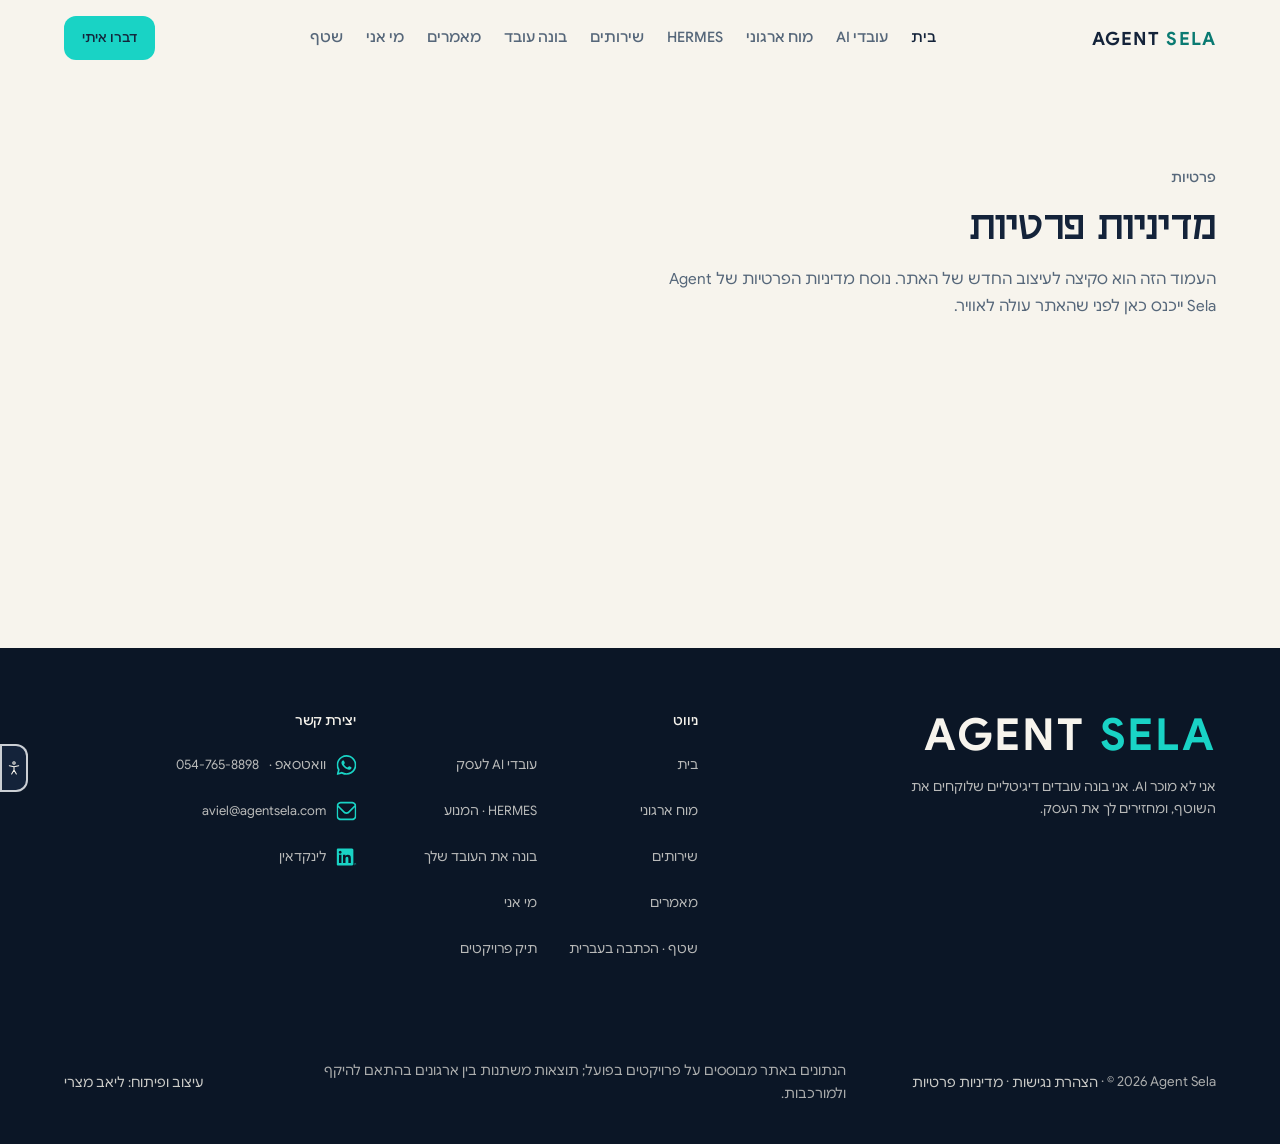
<file: privacy.html>
<!doctype html>
<html lang="he" dir="rtl">
<head>
<meta charset="utf-8">
<meta name="viewport" content="width=device-width, initial-scale=1">
<title>מדיניות פרטיות | Agent Sela</title>
<meta name="description" content="אני נכנס לעסק, מוצא את התהליך שאוכל הכי הרבה שעות, ובונה עובד AI שלוקח אותו. וגם מכין ארגונים שלמים לגל הבא של ה-AI, לעומק ולרוחב. 63+ פרויקטים, 300+ מנהלים שהודרכו.">
<meta name="robots" content="noindex, nofollow">
<meta name="theme-color" content="#14233A">
<meta property="og:type" content="profile">
<meta property="og:site_name" content="Agent Sela">
<meta property="og:locale" content="he_IL">
<meta property="og:title" content="אביאל סלע · אני לא מוכר לך AI. אני מגייס לך עובד.">
<meta property="og:description" content="עובדי AI שלוקחים תהליך שלם, ומוכנות ארגונית לגל הבא של ה-AI. יזם, בונה, עו״ד ואיש אבטחת מידע, באדם אחד.">
<link rel="icon" href="data:image/svg+xml,%3Csvg xmlns='http://www.w3.org/2000/svg' viewBox='0 0 64 64'%3E%3Crect width='64' height='64' rx='14' fill='%2314233A'/%3E%3Ccircle cx='32' cy='32' r='9' fill='%2319D3C5'/%3E%3C/svg%3E">
<link rel="preload" href="fonts/FUP-Golan-SemiBold.woff2" as="font" type="font/woff2" crossorigin>

<script>
  // שער הפתיחה: רק כשיש JS ואין הפחתת תנועה. ה-CSS חושף הכל אחרי 2.5 שניות אם הסקריפט לא רץ.
  document.documentElement.classList.add('js');
  var st = false; try { st = !!JSON.parse(localStorage.getItem('agentsela-a11y') || '{}').still; } catch (e) {}
  if (st) document.documentElement.classList.add('a11y-still');
  if (!st && !matchMedia('(prefers-reduced-motion: reduce)').matches) document.documentElement.classList.add('open-anim');
</script>
<link rel="stylesheet" href="css/site.css">
</head>
<body>
<!-- icons:start --><svg width="0" height="0" style="position:absolute" aria-hidden="true" focusable="false"><symbol id="i-arrow" viewBox="0 0 300 300"><g ><path transform="translate(0 300) scale(1 -1)" d="M238 163H113L154 204Q157 207 157.0 212.5Q157 218 153.5 221.5Q150 225 145.0 225.0Q140 225 136 221L82 168Q75 160 75 150Q75 140 82 132L136 79Q141 74 148.0 75.5Q155 77 157.0 84.0Q159 91 154 96L113 138H238Q243 138 246.5 141.5Q250 145 250.0 150.0Q250 155 246.5 159.0Q243 163 238 163Z"/></g></symbol><symbol id="i-linkedin" viewBox="0 0 300 300"><g ><path transform="translate(0 300) scale(1 -1)" d="M288 30H290L285 38Q290 38 290 43Q290 49 284 49H276V30H279V38H282ZM282 40H279V47H283Q287 47 287.0 43.5Q287 40 282 40ZM216 62H179V120Q179 135 176 142Q172 153 159.0 153.0Q146 153 140 143Q136 136 136 121V62H99V183H135V166Q141 176 150.5 181.0Q160 186 171 186Q197 186 208 169Q216 156 216 128ZM56 199Q47 199 41.0 205.5Q35 212 35.0 221.0Q35 230 41.0 236.5Q47 243 56.0 243.0Q65 243 71.5 236.5Q78 230 78.0 221.0Q78 212 71.5 205.5Q65 199 56 199ZM75 62H38V183H75ZM235 278H19Q11 278 5.5 272.5Q0 267 0 259V42Q0 35 5.5 29.5Q11 24 19 24H235Q243 24 248.5 29.5Q254 35 254 42V259Q254 267 248.5 272.5Q243 278 235 278ZM283 57Q275 57 270.0 52.0Q265 47 265.0 39.5Q265 32 270.5 27.0Q276 22 283.0 22.0Q290 22 295.0 27.5Q300 33 300.0 40.0Q300 47 295.0 52.0Q290 57 283 57ZM283 24Q277 24 272.0 28.5Q267 33 267.0 39.0Q267 45 271.5 49.5Q276 54 282.0 54.5Q288 55 292.5 50.5Q297 46 297 40V39Q298 33 293.5 28.5Q289 24 283 24Z"/></g></symbol><symbol id="i-mail" viewBox="0 0 300 300"><g ><path transform="translate(0 300) scale(1 -1)" d="M238 288H63Q46 287 31.5 279.0Q17 271 8.5 256.5Q0 242 0 225V75Q0 58 8.5 43.5Q17 29 31.5 21.0Q46 13 62 12H238Q254 13 268.5 21.0Q283 29 291.5 43.5Q300 58 300 75V225Q300 242 291.5 256.5Q283 271 268.5 279.0Q254 287 238 288ZM63 263H238Q249 262 258.5 256.0Q268 250 272 239L177 143Q166 132 150.0 132.0Q134 132 123 143L28 239Q32 250 41.5 256.0Q51 262 62 262ZM238 38H63Q47 38 36.0 48.5Q25 59 25 75V206L106 126Q118 114 134.0 109.5Q150 105 166.0 109.5Q182 114 194 126L275 206V75Q275 59 264.0 48.5Q253 38 237 38Z"/></g></symbol><symbol id="i-star" viewBox="0 0 300 300"><g ><path transform="translate(0 300) scale(1 -1)" d="M17 145 61 113 44 60Q40 48 44.0 35.5Q48 23 59.0 15.0Q70 7 83.0 7.0Q96 7 106 15L150 47L194 15Q204 7 217.0 7.0Q230 7 241.0 15.0Q252 23 256.0 35.5Q260 48 256 60L239 113L283 145Q294 153 298.0 165.5Q302 178 298.0 190.0Q294 202 283.5 210.0Q273 218 260 218H205L188 270Q184 282 173.5 290.0Q163 298 150.0 298.0Q137 298 126.5 290.0Q116 282 112 270L95 218H40Q27 218 16.5 210.0Q6 202 2.0 190.0Q-2 178 2.0 165.5Q6 153 17 145Z"/></g></symbol><symbol id="i-whatsapp" viewBox="0 0 300 300"><g ><path transform="translate(0 300) scale(1 -1)" d="M256 256Q235 277 207.5 288.5Q180 300 151 300Q110 300 76.0 280.0Q42 260 22.0 226.0Q2 192 2.0 151.5Q2 111 22 77L1 0L80 21Q113 3 151 3Q191 3 225.0 23.0Q259 43 279.0 77.0Q299 111 299 151Q299 181 288.0 208.0Q277 235 256 256ZM151 28Q117 28 88 45L83 48L36 35L49 81L46 86Q27 116 27.0 150.5Q27 185 43.5 213.5Q60 242 88.5 258.5Q117 275 151 275Q175 275 198.0 265.5Q221 256 238.5 238.5Q256 221 265.0 198.5Q274 176 274 151Q274 118 257.5 89.5Q241 61 212.5 44.5Q184 28 151 28ZM218 120Q198 131 194.0 132.0Q190 133 188.0 133.0Q186 133 185 130Q181 126 173 116Q170 112 165 115L162 116Q147 123 135.0 133.5Q123 144 114 159Q113 162 113.5 163.5Q114 165 116 167L121 173Q123 175 125 178V179Q127 182 125 186L113 214Q112 218 110.0 219.0Q108 220 106 220H98Q92 220 88 215H87Q82 209 80 204Q75 195 75.0 184.0Q75 173 82 159Q85 152 90 146L91 145Q100 132 111 121Q132 99 154 90Q163 86 174.0 82.5Q185 79 198 81Q204 81 212.5 86.5Q221 92 223.0 98.0Q225 104 225.5 109.0Q226 114 225.5 115.5Q225 117 220 119Z"/></g></symbol></svg><!-- icons:end -->
<a class="skip" href="#main">דלג לתוכן</a>

<header class="hd" id="hd">
  <a class="brand" href="./" dir="ltr" aria-label="Agent Sela, דף הבית">AGENT <span>SELA</span></a>
  <nav class="hd-nav" aria-label="ראשי">
    <a href="./" aria-current="page">בית</a>
    <a href="https://agentsela.com/agents">עובדי AI</a>
    <a href="https://agentsela.com/company-brain">מוח ארגוני</a>
    <a href="https://agentsela.com/hermes">HERMES</a>
    <a href="https://agentsela.com/services">שירותים</a>
    <a href="https://agentsela.com/builder">בונה עובד</a>
    <a href="https://agentsela.com/blog">מאמרים</a>
    <a href="https://agentsela.com/about">מי אני</a>
    <a href="https://agentsela.com/shetef">שטף</a>
  </nav>
  <a class="btn btn-sm hd-cta" href="https://wa.me/972547658898?text=%D7%94%D7%99%D7%99%20%D7%90%D7%91%D7%99%D7%90%D7%9C%2C%20%D7%91%D7%95%D7%90%20%D7%A0%D7%93%D7%91%D7%A8" target="_blank" rel="noopener">דברו איתי</a>
  <button class="burger" type="button" aria-label="פתיחת תפריט" aria-expanded="false" aria-controls="md"><i></i><i></i><i></i></button>
</header>

<div class="md" id="md" role="dialog" aria-modal="true" aria-label="תפריט"><div class="md-scrim"></div>
  <nav class="md-panel" aria-label="ניווט ראשי">
    <div class="md-top"><span class="brand" dir="ltr">AGENT <span>SELA</span></span><button class="md-close" type="button" aria-label="סגירת תפריט"><svg viewBox="0 0 24 24" fill="none" stroke="currentColor" stroke-width="1.8" stroke-linecap="round" aria-hidden="true"><path d="M18 6 6 18M6 6l12 12"/></svg></button></div>
    <ul class="md-list">
      <li class="md-item"><a class="md-link" href="./" aria-current="page">בית</a></li>
      <li class="md-item"><a class="md-link" href="https://agentsela.com/agents">עובדי AI</a></li>
      <li class="md-item"><a class="md-link" href="https://agentsela.com/company-brain">מוח ארגוני</a></li>
      <li class="md-item"><a class="md-link" href="https://agentsela.com/hermes">HERMES</a></li>
      <li class="md-item"><a class="md-link" href="https://agentsela.com/services">שירותים</a></li>
      <li class="md-item"><a class="md-link" href="https://agentsela.com/builder">בונה עובד</a></li>
      <li class="md-item"><a class="md-link" href="https://agentsela.com/blog">מאמרים</a></li>
      <li class="md-item"><a class="md-link" href="https://agentsela.com/about">מי אני</a></li>
      <li class="md-item"><a class="md-link" href="https://agentsela.com/shetef">שטף</a></li>
    </ul>
    <div class="md-cta"><a href="https://wa.me/972547658898?text=%D7%94%D7%99%D7%99%20%D7%90%D7%91%D7%99%D7%90%D7%9C%2C%20%D7%91%D7%95%D7%90%20%D7%A0%D7%93%D7%91%D7%A8" target="_blank" rel="noopener"><svg class="ic" aria-hidden="true"><use href="#i-whatsapp"/></svg>דברו איתי</a></div>
  </nav>
</div>

<main id="main" tabindex="-1" class="inner">
  <section class="sec inner-sec" aria-labelledby="inner-h">
    <p class="kicker">פרטיות</p>
    <h1 id="inner-h" class="inner-h">מדיניות פרטיות</h1>
    <p class="inner-p">העמוד הזה הוא סקיצה לעיצוב החדש של האתר. נוסח מדיניות הפרטיות של Agent Sela ייכנס כאן לפני שהאתר עולה לאוויר.</p>
  </section>
</main>

<footer class="ft">
  <div class="ft-top">
    <div class="ft-brand">
      <p class="brand brand-lg" dir="ltr">AGENT <span>SELA</span></p>
      <p class="ft-tag">אני לא מוכר AI. אני בונה עובדים דיגיטליים שלוקחים את השוטף, ומחזירים לך את העסק.</p>
    </div>
    <nav class="ft-col" aria-label="ניווט בפוטר">
      <h2 class="ft-h">ניווט</h2>
      <ul>
        <li><a href="./">בית</a></li>
        <li><a href="https://agentsela.com/agents">עובדי AI לעסק</a></li>
        <li><a href="https://agentsela.com/company-brain">מוח ארגוני</a></li>
        <li><a href="https://agentsela.com/hermes">HERMES · המנוע</a></li>
        <li><a href="https://agentsela.com/services">שירותים</a></li>
        <li><a href="https://agentsela.com/builder">בונה את העובד שלך</a></li>
        <li><a href="https://agentsela.com/blog">מאמרים</a></li>
        <li><a href="https://agentsela.com/about">מי אני</a></li>
        <li><a href="https://agentsela.com/shetef">שטף · הכתבה בעברית</a></li>
        <li><a href="https://agentsela.com/agents#proof">תיק פרויקטים</a></li>
      </ul>
    </nav>
    <div class="ft-col">
      <h2 class="ft-h">יצירת קשר</h2>
      <ul class="ft-contact">
        <li><a href="https://wa.me/972547658898" target="_blank" rel="noopener"><svg class="ic" aria-hidden="true"><use href="#i-whatsapp"/></svg>וואטסאפ · <span dir="ltr">054-765-8898</span></a></li>
        <li><a href="mailto:aviel@agentsela.com"><svg class="ic" aria-hidden="true"><use href="#i-mail"/></svg><span dir="ltr">aviel@agentsela.com</span></a></li>
        <li><a href="https://www.linkedin.com/in/aviel-sela-all-in" target="_blank" rel="noopener"><svg class="ic" aria-hidden="true"><use href="#i-linkedin"/></svg>לינקדאין</a></li>
      </ul>
    </div>
  </div>
  <div class="ft-bottom">
    <p><span dir="ltr">© 2026 Agent Sela</span> · <a href="accessibility.html">הצהרת נגישות</a> · <a href="privacy.html">מדיניות פרטיות</a></p>
    <p>הנתונים באתר מבוססים על פרויקטים בפועל; תוצאות משתנות בין ארגונים בהתאם להיקף ולמורכבות.</p>
    <p class="credit"><a href="https://liavmatzri.co.il" target="_blank" rel="noopener">עיצוב ופיתוח: ליאב מצרי</a></p>
  </div>
</footer>

<a class="wa-float" href="https://wa.me/972547658898?text=%D7%94%D7%99%D7%99%20%D7%90%D7%91%D7%99%D7%90%D7%9C%2C%20%D7%A7%D7%A8%D7%90%D7%AA%D7%99%20%D7%A2%D7%9C%D7%99%D7%9A%20%D7%91%D7%90%D7%AA%D7%A8%20%D7%95%D7%90%D7%A9%D7%9E%D7%97%20%D7%9C%D7%93%D7%91%D7%A8" target="_blank" rel="noopener" ><svg class="ic" aria-hidden="true"><use href="#i-whatsapp"/></svg><span>בוא נדבר · 30 דקות</span></a>

<a class="fab-a11y" href="accessibility.html" aria-label="התאמות נגישות"><svg viewBox="0 0 24 24" fill="none" stroke="currentColor" stroke-width="1.6" stroke-linecap="round" stroke-linejoin="round" aria-hidden="true"><circle cx="12" cy="4.5" r="1.8"/><path d="M5 8.5l7 1.5 7-1.5M12 10v5m0 0-3.5 6M12 15l3.5 6"/></svg></a>

<script src="js/a11y.js" defer></script>
<script src="js/snap-icons.js" defer></script>
<script src="vendor/gsap.min.js" defer></script>
<script src="vendor/ScrollTrigger.min.js" defer></script>
<script src="vendor/lenis.min.js" defer></script>
<script src="js/site.js" defer></script>
</body>
</html>
</file>
<file: css/site.css>
/* Agent Sela · עמוד הבית. design-dna: מסגרת נוזלית, מינימליזם עריכתי בצבעי המותג, T9 (Golan + Google Sans).
   הקונספט: "המשרד ב-18:00". יום עבודה מהבוקר עד הלילה; הידע יוצא בשש ומתכנס למוח שנשאר. הפירוט ב-CLAUDE.md. */

/* ---------- פונטים (מקומיים; פונטאפ: אסור בריפו ציבורי) ---------- */
@font-face{font-family:'Golan';src:url('../fonts/FUP-Golan-SemiBold.woff2') format('woff2');font-weight:600;font-display:swap;
  unicode-range:U+0000-0040,U+005B-0060,U+007B-00BF,U+0590-05FF,U+2000-206F,U+20AA,U+FB1D-FB4F}
@font-face{font-family:'Clash Display';src:url('../fonts/ClashDisplay-Semibold.woff2') format('woff2');font-weight:600;font-display:swap;size-adjust:110%}
@font-face{font-family:'Google Sans Text';src:url('../fonts/GoogleSans-Regular.woff2') format('woff2');font-weight:400;font-display:swap;size-adjust:96%}
@font-face{font-family:'Google Sans Text';src:url('../fonts/GoogleSans-Medium.woff2') format('woff2');font-weight:500;font-display:swap;size-adjust:96%}
@font-face{font-family:'Google Sans Text';src:url('../fonts/GoogleSans-Bold.woff2') format('woff2');font-weight:700;font-display:swap;size-adjust:96%}

/* ---------- טוקנים ---------- */
:root{
  --paper:#F7F4ED; --panel:#EFEADF; --card:#FFFFFF;
  --ink:#14233A; --slate:#56677A; --slate-soft:#6B7A8B;
  --turq:#19D3C5; --turq-hover:#3BE0D3; --turq-text:#0A7A72;
  --night:#0B1626; --night-2:#102036; --on-night:#F7F4ED; --on-night-soft:rgba(247,244,237,.74);
  --lamp:#F2B76B;

  --ease:cubic-bezier(.2,.6,.2,1); --ease-io:cubic-bezier(.76,0,.24,1);

  --gutter:clamp(24px, 5vw, 96px);
  --sec:clamp(64px, 7vw, 160px);
  --gap-s:clamp(14px, 1vw, 24px); --gap-m:clamp(20px, 2vw, 48px); --gap-l:clamp(32px, 4vw, 96px);
  --pad-card:clamp(22px, 2vw, 40px);
  --measure:clamp(560px, 34vw, 740px);
  --r-card:16px; --r-ctl:12px;
  --hd-h:76px;

  /* גדלים: הסולם הנוזלי × פקטור הכיול. Golan 0.83 בכותרות, Google Sans 0.95 בגוף (library/fonts.md, T9) */
  --fs-h1:calc(clamp(34px, min(4.1vw, 7.1vh) + 0.4rem, 96px) * var(--a11y-scale, 1));
  --fs-h2:calc(clamp(28px, 2.2vw + 0.35rem, 60px) * var(--a11y-scale, 1));
  --fs-h3:calc(clamp(19px, 1.14vw + 0.475rem, 32px) * var(--a11y-scale, 1));
  --fs-lede:calc(clamp(18px, 0.95vw + 0.52rem, 28px) * var(--a11y-scale, 1));
  --fs-body:calc(clamp(16px, 0.43vw + 0.62rem, 19px) * var(--a11y-scale, 1));
  --fs-meta:calc(clamp(13px, 0.52vw + 0.43rem, 17px) * var(--a11y-scale, 1));
  --fs-kicker:calc(clamp(14px, 0.66vw + 0.33rem, 18px) * var(--a11y-scale, 1));
  --fs-stat:calc(clamp(40px, 3vw + 0.4rem, 72px) * var(--a11y-scale, 1));

  --display:'Golan','Clash Display',system-ui,-apple-system,'Segoe UI',Arial,sans-serif;
  --text:'Google Sans Text',system-ui,-apple-system,'Segoe UI',Arial,sans-serif;
}

*,*::before,*::after{box-sizing:border-box}
html{background:var(--paper);overflow-x:clip;-webkit-text-size-adjust:100%}
@media (prefers-reduced-motion:no-preference){html:not(.gsap-live){scroll-behavior:smooth}}
html.lenis,html.lenis body{height:auto}
.lenis.lenis-smooth{scroll-behavior:auto!important}
.lenis.lenis-smooth [data-lenis-prevent]{overscroll-behavior:contain}
.lenis.lenis-stopped{overflow:hidden}
body{margin:0;overflow-x:clip;color:var(--ink);font-family:var(--text);font-size:var(--fs-body);line-height:1.68;
  -webkit-font-smoothing:antialiased;text-rendering:optimizeLegibility}
img{display:block;max-width:100%;height:auto}
a{color:inherit}
h1,h2,h3,p,ul,ol,figure,blockquote{margin:0}
h1,h2,.cred-n,.clock,.pl-n,.lv-n,.brand-lg{font-family:var(--display);font-weight:600}
h1,h2{color:var(--ink);text-wrap:balance}
h2{font-size:var(--fs-h2);line-height:1.22;letter-spacing:-0.01em}
h3{font-size:var(--fs-h3);line-height:1.36;font-weight:500}
strong{font-weight:500;color:var(--ink)}
.ic{width:20px;height:20px;fill:currentColor;flex:none}
:focus-visible{outline:none;box-shadow:0 0 0 3px color-mix(in srgb, var(--turq) 55%, transparent);border-radius:6px}
@media (forced-colors:active){:focus-visible{outline:2px solid CanvasText;outline-offset:2px}}
main:focus{outline:none}
::selection{background:color-mix(in srgb, var(--turq) 40%, transparent)}

.skip{position:fixed;inset-inline-start:16px;top:16px;translate:0 -80px;z-index:90;display:inline-flex;align-items:center;min-height:44px;padding:0 16px;border-radius:10px;
  background:var(--ink);color:var(--paper);font-weight:500;text-decoration:none;transition:translate .18s var(--ease)}
.skip:focus{translate:0 0}

/* ---------- כפתורים וקישורים ---------- */
.btn{display:inline-flex;align-items:center;justify-content:center;gap:10px;min-height:48px;padding:0 24px;border-radius:var(--r-ctl);
  background:var(--turq);color:var(--ink);font:500 var(--fs-meta)/1.2 var(--text);text-decoration:none;max-width:100%;text-wrap:balance;
  transition:background .18s var(--ease),transform .12s var(--ease),box-shadow .18s var(--ease)}
.btn-lg{min-height:56px;padding:0 28px;font-size:clamp(16px, 0.4vw + 0.7rem, 19px)}
.btn-sm{min-height:44px;padding:0 18px}
.btn:active{transform:scale(.98)}
@media (hover:hover) and (pointer:fine){.btn:hover{background:var(--turq-hover);box-shadow:0 10px 24px -12px color-mix(in srgb, var(--turq) 80%, transparent)}}

.tlink{display:inline-flex;align-items:center;gap:8px;min-height:44px;font-weight:500;color:var(--ink);text-decoration:underline;
  text-decoration-thickness:1px;text-underline-offset:6px;text-decoration-color:color-mix(in srgb, var(--ink) 30%, transparent);
  transition:text-decoration-color .15s var(--ease),color .15s var(--ease)}
.tlink .ic{width:20px;height:20px;transition:transform .3s var(--ease)}
@media (hover:hover) and (pointer:fine){.tlink:hover{text-decoration-color:var(--ink)}.tlink:hover .ic{transform:translateX(-4px)}}

.kicker{display:flex;align-items:baseline;gap:12px;font-size:var(--fs-kicker);font-weight:500;color:var(--slate);margin-bottom:clamp(14px, 1.4vw, 24px)}
.kicker .num{font-family:var(--display);color:var(--ink);font-size:1.05em}

/* ---------- הדר: MV:hd1 + headroom ---------- */
.hd{position:fixed;inset-inline:0;top:0;z-index:50;height:var(--hd-h);display:flex;align-items:center;gap:clamp(16px, 2.4vw, 40px);
  padding-inline:var(--gutter);isolation:isolate;transition:transform .4s var(--ease)}
.hd::before{content:"";position:absolute;inset:0;z-index:-1;background:color-mix(in srgb, var(--paper) 92%, transparent);
  -webkit-backdrop-filter:blur(14px);backdrop-filter:blur(14px);box-shadow:0 10px 28px -18px color-mix(in srgb, var(--ink) 35%, transparent);
  opacity:0;transition:opacity .3s var(--ease),box-shadow .18s var(--ease)}
.hd.is-scrolled::before{opacity:1}
.hd.is-hidden{transform:translateY(-100%)}
.hd.is-hidden,.hd.is-hidden::before{box-shadow:none!important}
.brand{display:inline-flex;align-items:center;min-height:44px;font:700 19px/1 var(--text);letter-spacing:.06em;color:var(--ink);text-decoration:none;white-space:nowrap}
.brand span{color:var(--turq-text);margin-inline-start:.32em}
.hd-nav{display:flex;align-items:center;gap:clamp(2px, .4vw, 8px);margin-inline:auto}
.hd-nav a{display:inline-flex;align-items:center;min-height:44px;padding:0 clamp(8px, .7vw, 14px);border-radius:10px;font-size:15px;font-weight:500;
  color:var(--slate);text-decoration:none;white-space:nowrap;transition:color .15s var(--ease),background .18s var(--ease)}
.hd-nav a[aria-current="page"]{color:var(--ink)}
@media (hover:hover) and (pointer:fine){.hd-nav a:hover{color:var(--ink);background:color-mix(in srgb, var(--ink) 5%, transparent)}}
.burger{display:none;width:44px;height:44px;border:0;border-radius:12px;background:color-mix(in srgb, var(--ink) 6%, transparent);place-content:center;gap:4px;cursor:pointer;
  transition:background .18s var(--ease)}
.burger i{display:block;width:18px;height:2px;background:var(--ink);border-radius:2px;transition:transform .36s var(--ease-io),opacity .2s var(--ease)}
.burger[aria-expanded="true"] i:nth-child(1){transform:translateY(6px) rotate(45deg)}
.burger[aria-expanded="true"] i:nth-child(2){opacity:0}
.burger[aria-expanded="true"] i:nth-child(3){transform:translateY(-6px) rotate(-45deg)}
@media (max-width:1180px){.hd-nav{display:none}.burger{display:grid;margin-inline-start:0}.hd-cta{margin-inline-start:auto}}
@media (max-width:767px){:root{--hd-h:64px}.hd-cta{display:none}.burger{margin-inline-start:auto}}

/* מגירת הטלפון: b66 */
.md{position:fixed;inset:0;z-index:60;visibility:hidden;transition:visibility 0s linear .44s}
.md.open{visibility:visible;transition-delay:0s}
.md-scrim{position:absolute;inset:0;background:color-mix(in srgb, var(--ink) 48%, transparent);opacity:0;transition:opacity .3s var(--ease)}
.md.open .md-scrim{opacity:1}
.md-panel{position:absolute;inset-block:0;inset-inline-start:0;width:min(86vw, 380px);background:var(--paper);color:var(--ink);display:flex;flex-direction:column;overflow:auto;
  padding:14px 24px 32px;box-shadow:0 0 48px color-mix(in srgb, var(--ink) 18%, transparent);transform:translateX(100%);transition:transform .44s var(--ease-io)}
.md.open .md-panel{transform:none}
.md-top{display:flex;align-items:center;justify-content:space-between;padding-bottom:16px}
.md-close{width:44px;height:44px;border:0;border-radius:12px;background:color-mix(in srgb, var(--ink) 6%, transparent);color:var(--ink);display:grid;place-items:center;cursor:pointer;
  transition:background .18s var(--ease),transform .44s var(--ease-io)}
.md.open .md-close{transform:rotate(90deg)}
.md-close svg{width:18px;height:18px}
.md-list{list-style:none;padding:0}
.md-item{opacity:0;transform:translateY(12px);transition:opacity .18s var(--ease),transform .18s var(--ease)}
.md.open .md-item{opacity:1;transform:none;transition-duration:.4s,.4s;transition-delay:calc(.14s + var(--i) * 45ms)}
.md-link{display:flex;align-items:center;min-height:52px;font-size:19px;font-weight:500;color:var(--ink);text-decoration:none;transition:color .15s var(--ease)}
.md-cta{margin-top:20px;opacity:0;transform:translateY(12px);transition:opacity .18s var(--ease),transform .18s var(--ease)}
.md.open .md-cta{opacity:1;transform:none;transition:opacity .4s var(--ease) .5s,transform .4s var(--ease) .5s}
.md-cta a{display:flex;justify-content:center;align-items:center;gap:10px;min-height:54px;border-radius:var(--r-ctl);background:var(--turq);color:var(--ink);font-weight:500;text-decoration:none;
  transition:background .18s var(--ease)}
@media (hover:hover) and (pointer:fine){.md-link:hover{color:var(--turq-text)}.md-close:hover,.burger:hover{background:color-mix(in srgb, var(--ink) 12%, transparent)}.md-cta a:hover{background:var(--turq-hover)}}
@media (prefers-reduced-motion:reduce){.md,.md *,.hd{transition-duration:.01ms!important;transition-delay:0s!important}}

/* ---------- הירו: MV:h4 ---------- */
:root{--peek:clamp(88px, 14vh, 150px)}
.hero{display:grid;grid-template-columns:minmax(0, 1.22fr) minmax(0, 1fr);column-gap:clamp(32px, 5vw, 112px);
  min-height:calc(100svh - var(--peek));padding-inline-start:var(--gutter)}
.hero-copy{align-self:center;padding-block:calc(var(--hd-h) + clamp(12px, 3vh, 40px)) clamp(20px, 4vh, 56px);max-width:860px}
.hero-h{font-size:var(--fs-h1);line-height:1.16;letter-spacing:-0.01em;margin-bottom:clamp(18px, 3.2vh, 40px)}
.hl{display:block}
.strike{position:relative;display:inline-block;font-family:'Clash Display',var(--display)}
.strike i{position:absolute;inset-inline:-.06em;top:43%;height:.1em;border-radius:4px;background:var(--turq);transform-origin:100% 50%;pointer-events:none}
.under{position:relative;display:inline-block;white-space:nowrap}
.under svg{position:absolute;inset-inline:-.04em;bottom:-.16em;width:calc(100% + .08em);height:.3em;overflow:visible}
.under path{fill:none;stroke:var(--turq);stroke-width:5;stroke-linecap:round;vector-effect:non-scaling-stroke;stroke-dasharray:310;stroke-dashoffset:0}
.hero-lede{font-size:var(--fs-lede);line-height:1.56;color:var(--slate);max-width:36ch}
.hero-body{margin-top:clamp(10px, 1.8vh, 20px);font-size:var(--fs-body);color:var(--slate);max-width:52ch}
.hero-ctas{display:flex;flex-wrap:wrap;align-items:center;gap:12px 28px;margin-top:clamp(20px, 4vh, 48px)}
.hero-media{position:relative;margin:0;padding-top:calc(var(--hd-h) + 4px);min-height:0}
.hero-shot{position:relative;height:100%;min-height:420px;overflow:hidden;border-start-start-radius:28px;border-end-start-radius:28px;background:#2a2620}
.hero-shot img{position:absolute;inset:0;width:100%;height:100%;object-fit:cover;object-position:56% 22%}
.hero-shot::after{content:"";position:absolute;inset:auto 0 0 0;height:38%;background:linear-gradient(to top, rgba(11,22,38,.62), transparent);pointer-events:none}
.hero-media figcaption,.hero-media-m figcaption{position:absolute;inset-inline-start:clamp(16px, 2vw, 32px);bottom:clamp(16px, 2.4vw, 32px);display:grid;gap:2px;padding:10px 16px;border-radius:12px;
  background:rgba(11,22,38,.62);-webkit-backdrop-filter:blur(8px);backdrop-filter:blur(8px);color:var(--on-night);font-size:var(--fs-meta);line-height:1.4}
.hero-media figcaption strong,.hero-media-m figcaption strong{color:var(--on-night);font-size:1.12em}
.hero-media figcaption span,.hero-media-m figcaption span{color:rgba(247,244,237,.86)}
.hero-media-m{display:none}

/* פס המספרים: מציץ מתחתית המסך הראשון */
.creds{display:grid;grid-template-columns:repeat(4, minmax(0, 1fr));gap:var(--gap-m);padding:clamp(28px, 4vh, 56px) var(--gutter) clamp(20px, 3vw, 48px)}
.cred-n{font-size:var(--fs-stat);line-height:1;letter-spacing:-0.02em;color:var(--ink);/* qa-allow: physical (מספר LTR בעמוד RTL: מיושר לקצה הפתיחה של העמוד, הימני) */text-align:right}
.cred-word{font-family:'Clash Display',var(--display);font-size:calc(var(--fs-stat) * .62);line-height:1.6;letter-spacing:-0.01em}
.cred-c{margin-top:12px;font-size:var(--fs-meta);line-height:1.45;color:var(--slate);max-width:30ch}

/* ---------- לוגואים: MV:lm10 + מרקי ---------- */
.logos{padding-block:clamp(32px, 4vw, 88px) clamp(24px, 3vw, 56px)}
.logos-h{font:500 var(--fs-meta)/1.4 var(--text);color:var(--slate);text-align:center;margin-bottom:clamp(18px, 2vw, 32px)}
.marquee{direction:ltr;overflow:hidden;-webkit-mask-image:linear-gradient(90deg, transparent, #000 8%, #000 92%, transparent);mask-image:linear-gradient(90deg, transparent, #000 8%, #000 92%, transparent)}
.rail{display:flex;align-items:center;gap:clamp(40px, 4vw, 88px);width:max-content;list-style:none;padding:0;direction:ltr;will-change:transform}
.rail li{flex:none;display:flex;align-items:center}
.rail img{height:clamp(44px, 3.6vw, 64px);max-width:clamp(104px, 9vw, 168px);width:auto;object-fit:contain;filter:grayscale(1);opacity:.72;
  transition:filter .3s var(--ease),opacity .3s var(--ease)}
@media (hover:hover) and (pointer:fine){.rail li:hover img{filter:none;opacity:1}}
html:not(.gsap-live) .rail{animation:marquee 60s linear infinite}
@keyframes marquee{to{transform:translateX(-50%)}}
@media (prefers-reduced-motion:reduce){html .rail{animation:none;flex-wrap:wrap;justify-content:center;width:auto;padding-inline:var(--gutter)}}

/* ---------- סקשנים ---------- */
.sec{padding:var(--sec) var(--gutter)}
.sec-head{max-width:clamp(760px, 52vw, 1240px);margin-bottom:clamp(40px, 5vw, 96px)}
.sec-head h2{margin-bottom:clamp(14px, 1.4vw, 24px)}
.sec-lede{font-size:var(--fs-lede);line-height:1.56;color:var(--slate);max-width:38ch}
.sec-head-split{display:grid;grid-template-columns:minmax(0, 1fr) minmax(0, 1fr);gap:var(--gap-l);align-items:end;max-width:none}
.sec-head-split .sec-lede{margin-bottom:.4em}
.sec-head-center{text-align:center;margin-inline:auto}
.sec-head-center .kicker{justify-content:center}
.sec-head-center .sec-lede{margin-inline:auto}
.sec-foot{margin-top:clamp(32px, 4vw, 72px)}

/* ---------- 01: רגע החתימה. C11 מפוצל דביק ---------- */
.clock-split{display:grid;grid-template-columns:minmax(0, 1fr) minmax(0, 1.08fr);gap:var(--gap-l);align-items:start}
.qs{display:grid}
.q{padding-block:clamp(48px, 13vh, 144px);max-width:var(--measure)}
.q:first-child{padding-top:clamp(8px, 4vh, 48px)}
.q-n{font:500 var(--fs-meta)/1 var(--text);color:var(--turq-text);margin-bottom:14px;/* qa-allow: physical (מונה LTR, מיושר לימין העמוד) */text-align:right}
.q h3{font-size:var(--fs-h3);margin-bottom:12px;color:var(--ink);max-width:24ch}
.q p:not(.q-n){color:var(--slate)}
.q-close{padding-bottom:clamp(24px, 18vh, 192px)}
.urgent{padding-bottom:clamp(24px, 3vw, 64px)}
.close-p{font-size:var(--fs-lede);line-height:1.56;color:var(--slate);margin-bottom:20px}
.js .q{transition:opacity .45s var(--ease)}
.js .scene-live .q:not(.is-on){opacity:.32}

.stage-col{display:none;height:100%}
.js .stage-col{display:block}
.stage{position:sticky;top:calc(50svh - min(38svh, 360px));height:min(76svh, 720px);border-radius:24px;overflow:hidden;background:var(--night-2);color:var(--on-night);isolation:isolate}
.dots{position:absolute;inset:0;width:100%;height:100%;z-index:-1}
.stage-top{display:flex;align-items:flex-start;justify-content:space-between;gap:20px;padding:clamp(24px, 2.4vw, 40px)}
.clock{font-size:clamp(48px, 4.6vw, 108px);line-height:1;letter-spacing:-0.02em;color:var(--on-night);font-variant-numeric:tabular-nums}
.clock-c{display:inline-block;margin-inline:.04em;opacity:.55}
.steps{display:flex;gap:6px;list-style:none;padding:0;margin-top:12px;direction:rtl}
.steps li{position:relative;width:clamp(22px, 2vw, 34px);height:6px;border-radius:3px;background:rgba(247,244,237,.16);overflow:hidden}
.steps li::after{content:"";position:absolute;inset:0;background:var(--turq);transform-origin:100% 50%;transform:scaleX(var(--f, 0))}

/* ---------- 02: קצת עליי. C7 + MV:lm3 ---------- */
.about-top{display:grid;grid-template-columns:minmax(0, .9fr) minmax(0, 1.1fr);gap:var(--gap-l);align-items:end;margin-bottom:clamp(40px, 5vw, 96px)}
.about-top .sec-head{margin-bottom:0}
.about-text{display:grid;gap:16px;color:var(--slate);max-width:var(--measure)}
.about-bridge{font-size:var(--fs-lede);line-height:1.56;color:var(--slate);max-width:44ch;margin:0 auto clamp(40px, 5vw, 88px);text-align:center;text-wrap:balance}
.pillars{--dir:1;display:grid;grid-template-columns:minmax(0, 1fr) auto minmax(0, 1fr);grid-template-rows:auto auto;gap:var(--gap-m) clamp(24px, 3.4vw, 72px);
  align-items:stretch}
.pl{background:var(--panel);border-radius:var(--r-card);padding:var(--pad-card);display:grid;align-content:start;gap:10px;
  transition:opacity .8s var(--ease),translate .8s var(--ease)}
.pl-a{grid-column:1;grid-row:1}.pl-b{grid-column:1;grid-row:2}.pl-c{grid-column:3;grid-row:1}.pl-d{grid-column:3;grid-row:2}
.pl-n{font-size:clamp(28px, 2vw + .2rem, 44px);line-height:1;color:var(--turq-text);/* qa-allow: physical (מספר LTR, מיושר לימין העמוד) */text-align:right}
.pl h3{color:var(--ink)}
.pl p:not(.pl-n){color:var(--slate);font-size:var(--fs-body);max-width:var(--measure)}
.pl-head{grid-column:2;grid-row:1 / span 2;align-self:center;display:grid;place-items:center;transition:scale .7s var(--ease) .3s,opacity .5s var(--ease) .3s}
.pl-face{width:clamp(150px, 15vw, 260px);aspect-ratio:1;border-radius:50%;overflow:hidden;background:#2a2620;
  box-shadow:0 0 0 clamp(8px, .8vw, 14px) color-mix(in srgb, var(--turq) 22%, var(--paper)),0 30px 60px -30px rgba(20,35,58,.45)}
.pl-face img{width:100%;height:100%;object-fit:cover;object-position:57% 23%;transform:scale(2.15);transform-origin:57% 25%}
.js .pl{opacity:0}
.js .pl-a,.js .pl-b{translate:calc(var(--dir) * min(72px, var(--gutter) * .7)) 0}
.js .pl-c,.js .pl-d{translate:calc(var(--dir) * min(72px, var(--gutter) * .7) * -1) 0}
.js .pl-b,.js .pl-d{transition-delay:.12s}
.js .pl-head{scale:.6;opacity:0}
.pillars.met .pl{opacity:1;translate:0 0}
.pillars.met .pl-head{scale:1;opacity:1}

/* ---------- 03: מדרגות עומק ---------- */
.levels{display:grid;grid-template-columns:repeat(4, minmax(0, 1fr));gap:var(--gap-m);list-style:none;padding:0;
  --step:clamp(28px, 4.2vw, 88px);padding-bottom:calc(var(--step) * 3)}
.lv{position:relative}
.lv > a{display:grid;align-content:start;gap:12px;height:100%;padding:var(--pad-card);border-radius:var(--r-card);background:var(--card);color:var(--ink);text-decoration:none;
  translate:0 calc((var(--lv) - 1) * var(--step) * var(--sink, 1));
  box-shadow:0 1px 0 rgba(20,35,58,.04);transition:box-shadow .3s var(--ease),transform .4s var(--ease)}
.lv-n{font-size:clamp(28px, 2vw + .2rem, 44px);line-height:1;color:var(--turq-text);/* qa-allow: physical (מספר LTR, מיושר לימין העמוד) */text-align:right}
.lv p{color:var(--slate);font-size:var(--fs-body)}
.shaft{display:flex;gap:6px;margin-top:6px;direction:rtl}
.shaft::before,.shaft::after{content:""}
.lv .shaft{height:6px}
.lv .shaft::before{flex:none;width:calc(var(--lv) * 25% * var(--fill, 1));height:6px;border-radius:3px;background:var(--turq)}
.lv .shaft::after{flex:1;height:6px;border-radius:3px;background:color-mix(in srgb, var(--ink) 8%, transparent)}
@media (hover:hover) and (pointer:fine){.lv > a:hover{transform:translateY(-5px);box-shadow:0 24px 48px -28px rgba(20,35,58,.4)}}

/* ---------- 04: המלצות. MV:g51 ---------- */
.wall{display:grid;grid-template-columns:repeat(3, minmax(0, 1fr));gap:var(--gap-m);align-items:start}
.wall-col{display:grid;gap:var(--gap-m)}
.wall-col:nth-child(2){margin-top:clamp(40px, 6vw, 112px)}
.vc{background:var(--card);border-radius:var(--r-card);padding:var(--pad-card);display:grid;gap:18px}
.stars{display:flex;gap:3px;color:var(--ink)}
.stars .ic{width:16px;height:16px}
.vc blockquote{font-size:clamp(17px, 0.6vw + 0.75rem, 23px);line-height:1.55;color:var(--ink)}
.vc figcaption{display:flex;align-items:center;gap:14px;font-size:var(--fs-meta);line-height:1.4;color:var(--slate)}
.vc figcaption img{width:48px;height:40px;flex:none;object-fit:contain;object-position:center}
.vc figcaption span{display:grid}
.vc figcaption strong{font-size:1.06em}

/* ---------- סוגר הלילה: C14 ---------- */
.night{padding-top:clamp(40px, 6vw, 112px)}
.night-sheet{--round:clamp(32px, 7vw, 140px);position:relative;color:var(--on-night);
  background:radial-gradient(ellipse 46% 52% at 84% 30%, color-mix(in srgb, var(--lamp) 22%, transparent), transparent 100%),
    radial-gradient(ellipse 34% 40% at 10% 52%, color-mix(in srgb, var(--turq) 11%, transparent), transparent 100%),var(--night);
  border-start-start-radius:var(--round);border-start-end-radius:var(--round);
  padding:clamp(96px, 12vw, 224px) var(--gutter) clamp(88px, 9vw, 192px)}
.night-in{max-width:880px;margin-inline:auto;text-align:center}
.kicker-night{justify-content:center;color:var(--turq)}
.night h2{color:var(--on-night);font-size:clamp(34px, 3.4vw + 0.4rem, 84px);line-height:1.16;margin-bottom:clamp(18px, 2vw, 32px)}
.night-p{font-size:var(--fs-lede);line-height:1.56;color:var(--on-night-soft);max-width:40ch;margin-inline:auto}
.night-ctas{display:flex;flex-wrap:wrap;justify-content:center;align-items:center;gap:14px 32px;margin-top:clamp(28px, 3vw, 56px)}
.tlink-night{color:var(--on-night);text-decoration-color:rgba(247,244,237,.35)}
@media (hover:hover) and (pointer:fine){.tlink-night:hover{text-decoration-color:var(--on-night)}}

/* ---------- פוטר: אותה קרקע כמו הלילה ---------- */
.ft{background:var(--night);color:var(--on-night-soft);padding:0 var(--gutter) clamp(28px, 3vw, 48px);font-size:var(--fs-meta)}
.ft-top{display:grid;grid-template-columns:minmax(0, 1.6fr) minmax(0, 1fr) minmax(0, 1fr);gap:var(--gap-l);padding-block:clamp(40px, 5vw, 96px)}
.brand-lg{font-family:var(--text);font-weight:700;font-size:clamp(30px, 3.6vw, 72px);letter-spacing:.04em;line-height:1;color:var(--on-night);margin-bottom:18px}
.brand-lg span{color:var(--turq)}
.ft-tag{max-width:40ch;line-height:1.6}
.ft-h{font:500 var(--fs-meta)/1.4 var(--text);color:var(--on-night);margin-bottom:12px}
.ft-col ul{list-style:none;padding:0;display:grid;gap:2px 32px}
.ft-col nav ul,nav.ft-col ul{grid-template-columns:repeat(2, max-content)}
.ft-col a{display:inline-flex;align-items:center;gap:10px;min-height:44px;color:var(--on-night-soft);text-decoration:none;transition:color .15s var(--ease)}
.ft-col a .ic{width:20px;height:20px;color:var(--turq)}
@media (hover:hover) and (pointer:fine){.ft-col a:hover{color:var(--on-night)}}
.ft-bottom{display:flex;flex-wrap:wrap;justify-content:space-between;align-items:center;gap:12px 32px;padding-top:24px;color:rgba(247,244,237,.68);font-size:14px}
.ft-bottom a{display:inline-flex;align-items:center;min-height:44px;color:rgba(247,244,237,.82);text-decoration:none;transition:color .15s var(--ease)}
@media (hover:hover) and (pointer:fine){.ft-bottom a:hover{color:var(--on-night)}}

/* ---------- פס פעולה בטלפון (b03 / MV:cv2): בדסקטופ ההדר נושא את הכפתור ---------- */
.wa-float{display:none}
@media (max-width:767px){
  .wa-float{position:fixed;inset-inline:12px;bottom:12px;z-index:40;display:flex;align-items:center;justify-content:center;gap:10px;min-height:56px;border-radius:14px;
    background:var(--turq);color:var(--ink);font-weight:500;text-decoration:none;box-shadow:0 18px 36px -18px rgba(11,22,38,.6);
    opacity:0;transform:translateY(calc(100% + 16px));pointer-events:none;transition:opacity .24s var(--ease),transform .24s var(--ease),background .18s var(--ease)}
  .wa-float .ic{width:22px;height:22px}
  .wa-float.is-on{opacity:1;transform:none;pointer-events:auto}
  .ft{padding-bottom:96px}
}

/* ---------- סרגל נגישות (B19): בצד הסוף, מעל פס הפעולה בטלפון ---------- */
.fab-a11y{position:fixed;z-index:45;inset-inline-end:0;bottom:clamp(88px, 12vh, 112px);width:28px;height:48px;border:0;border-start-start-radius:12px;border-end-start-radius:12px;
  display:grid;place-items:center;background:var(--ink);color:var(--paper);box-shadow:inset 0 0 0 2px rgba(255,255,255,.78);cursor:pointer;transition:translate .18s var(--ease),background .18s var(--ease)}
.fab-a11y svg{width:16px;height:16px}
@media (hover:hover) and (pointer:fine){.fab-a11y:hover{background:var(--night-2)}}
.a11y-scrim{position:fixed;inset:0;z-index:64;background:color-mix(in srgb, var(--ink) 40%, transparent);opacity:0;visibility:hidden;transition:opacity .28s var(--ease),visibility 0s linear .28s}
.a11y-scrim.open{opacity:1;visibility:visible;transition-delay:0s}
.a11y-panel{position:fixed;z-index:65;inset-inline-end:40px;bottom:clamp(88px, 12vh, 112px);width:min(360px, calc(100vw - 32px));max-height:calc(100svh - 128px);display:flex;flex-direction:column;
  padding:20px;border-radius:var(--r-card);background:var(--paper);color:var(--ink);box-shadow:0 30px 60px -24px rgba(11,22,38,.45);
  opacity:0;visibility:hidden;translate:0 12px;transition:opacity .24s var(--ease),translate .24s var(--ease),visibility 0s linear .24s}
.a11y-panel.open{opacity:1;visibility:visible;translate:none;transition-delay:0s}
.a11y-head{display:flex;align-items:center;justify-content:space-between;margin-bottom:12px}
.a11y-head h2{font:500 18px/1.3 var(--text)}
.a11y-x{width:44px;height:44px;border:0;border-radius:12px;background:color-mix(in srgb, var(--ink) 6%, transparent);color:var(--ink);font-size:22px;cursor:pointer;transition:background .18s var(--ease)}
.a11y-opts{display:grid;gap:8px;overflow-y:auto}
.a11y-row{display:grid;grid-template-columns:1fr auto auto;align-items:center;gap:8px}
.a11y-opts button{min-height:44px;padding:0 14px;border-radius:var(--r-ctl);border:0;background:var(--panel);color:var(--ink);font:500 15px/1 var(--text);text-align:start;cursor:pointer;
  transition:background .18s var(--ease),color .18s var(--ease)}
.a11y-opts button[aria-pressed="true"]{background:var(--ink);color:var(--paper)}
@media (hover:hover) and (pointer:fine){.a11y-opts button:hover{background:color-mix(in srgb, var(--ink) 12%, var(--panel))}.a11y-x:hover{background:color-mix(in srgb, var(--ink) 12%, transparent)}}
.a11y-foot{display:flex;flex-wrap:wrap;justify-content:space-between;align-items:center;gap:8px;margin-top:16px;font-size:14px;color:var(--slate)}
.a11y-foot a{display:inline-flex;align-items:center;min-height:44px;color:var(--ink)}
.a11y-contrast{--paper:#000;--panel:#000;--card:#000;--ink:#fff;--slate:#fff;--night:#000;--night-2:#000;--turq:#ff0;--turq-text:#ff0;--on-night:#fff;--on-night-soft:#fff}
.a11y-contrast .btn,.a11y-contrast .wa-float,.a11y-contrast .md-cta a{color:#000}
.a11y-gray :is(body > :not(.a11y-panel):not(.a11y-scrim):not(.fab-a11y)){filter:grayscale(1)}
.a11y-invert :is(body > :not(.a11y-panel):not(.a11y-scrim):not(.fab-a11y)){filter:invert(1) hue-rotate(180deg)}
.a11y-links a{text-decoration:underline!important;text-underline-offset:3px}
.a11y-font body,.a11y-font button{font-family:Arial,sans-serif!important}
.a11y-spacing body{line-height:1.9;letter-spacing:.02em;word-spacing:.08em}
.a11y-still *,.a11y-still *::before,.a11y-still *::after{animation:none!important;transition:none!important}
@media (max-width:767px){.fab-a11y{bottom:84px}.a11y-panel{inset-inline:16px;bottom:84px;width:auto}}

/* ---------- reveal: שכבת הבסיס (engine/motion.md 2) ---------- */
.js .reveal{opacity:0}
.js .reveal.is-in{animation:reveal .5s var(--ease) both}
@keyframes reveal{from{opacity:0;translate:0 16px}to{opacity:1;translate:none}}

/* פתיחת העמוד: הדר, תוכן ההירו, ואז מה שמציץ בתחתית. CSS חושף הכל אחרי 2.5 שניות אם הסקריפט לא רץ */
.open-anim .hd,.open-anim .op{opacity:0}
.open-anim .hd,.open-anim .op{animation:failsafe 0s linear 2.5s forwards}
@keyframes failsafe{to{opacity:1}}

@media (prefers-reduced-motion:reduce){
  .js .reveal{opacity:1;translate:none}
  .js .reveal.is-in{animation:none}
  .js .pl,.js .pl-head{opacity:1;translate:none;scale:1;transition:none}
  .js .scene-live .q:not(.is-on){opacity:1}
  html{scroll-behavior:auto}
}

/* ---------- טאבלט: קריסת גרידים ---------- */
@media (max-width:1023px){
  .levels{grid-template-columns:repeat(2, minmax(0, 1fr));--step:clamp(24px, 4vw, 48px);padding-bottom:var(--step)}
  .lv:nth-child(odd) > a{translate:0 0}
  .lv:nth-child(even) > a{translate:0 var(--step)}
  .pillars{grid-template-columns:minmax(0, 1fr) minmax(0, 1fr);grid-template-rows:auto}
  .pl-head{grid-column:1 / -1;grid-row:1;margin-bottom:8px}
  .pl-a{grid-column:1;grid-row:2}.pl-b{grid-column:2;grid-row:2}.pl-c{grid-column:1;grid-row:3}.pl-d{grid-column:2;grid-row:3}
  .js .pl-a,.js .pl-c{translate:calc(var(--dir) * var(--gutter) * .6) 0}
  .js .pl-b,.js .pl-d{translate:calc(var(--dir) * var(--gutter) * -.6) 0}
  .ft-top{grid-template-columns:minmax(0, 1fr) minmax(0, 1fr)}
  .ft-brand{grid-column:1 / -1}
}

/* ---------- טלפון ---------- */
@media (max-width:767px){
  :root{--peek:0px}
  .hero{grid-template-columns:minmax(0, 1fr);padding-inline:0;min-height:0}
  .hero-copy{padding:var(--hd-h) var(--gutter) 0;min-height:100svh;display:flex;flex-direction:column;justify-content:center}
  .hero-h{font-size:clamp(32px, 10.4vw, 44px)}
  .hero-body{display:none}
  .hero-ctas{gap:10px 20px}
  .hero-media{display:none}
  .hero-media-m{display:block;position:relative;margin:0 var(--gutter)}
  .hero-media-m .hero-shot{min-height:0;aspect-ratio:4/5;border-radius:24px}
  .js .stage-col::after{content:"";position:absolute;inset-inline:0;top:100%;height:32px;background:linear-gradient(var(--paper), transparent);pointer-events:none}
  .creds{grid-template-columns:repeat(2, minmax(0, 1fr));row-gap:28px;padding-top:40px}
  .sec-head-split{grid-template-columns:minmax(0, 1fr);gap:4px}
  .clock-split{grid-template-columns:minmax(0, 1fr);gap:0}
  .js .stage-col{order:-1;position:sticky;top:10px;z-index:2;height:auto;margin-bottom:8px}
  .stage{position:relative;top:auto;height:clamp(190px, 30svh, 260px);border-radius:18px}
  .stage-top{padding:16px 18px}
  .clock{font-size:clamp(40px, 12vw, 56px)}
  .q{padding-block:clamp(40px, 9vh, 88px)}
  .about-top{grid-template-columns:minmax(0, 1fr);gap:20px}
  .about-bridge{text-align:start}
  .pillars{grid-template-columns:minmax(0, 1fr)}
  .pl-a,.pl-b,.pl-c,.pl-d,.pl-head{grid-column:1;grid-row:auto}
  .js .pl-a,.js .pl-b,.js .pl-c,.js .pl-d{translate:0 26px}
  .levels{grid-template-columns:minmax(0, 1fr);padding-bottom:0}
  .lv:nth-child(n) > a{translate:0 0}
  .wall{grid-template-columns:minmax(0, 1fr)}
  .wall-col:nth-child(2){margin-top:0}
  .night-in{text-align:start}
  .kicker-night,.night-ctas{justify-content:flex-start}
  .night-p{margin-inline:0}
  .ft-top{grid-template-columns:minmax(0, 1fr)}
  .ft-brand{grid-column:auto}
  .ft-bottom{flex-direction:column}
}

.credit a{color:rgba(247,244,237,.82)}

/* ---------- עמודים פנימיים: 404, נגישות, פרטיות ---------- */
.inner-sec{padding-top:calc(var(--hd-h) + var(--sec));min-height:72svh}
.inner-h{font-size:var(--fs-h2);line-height:1.22;margin-bottom:clamp(14px, 1.4vw, 24px)}
.inner-p{margin-top:16px;color:var(--slate);max-width:var(--measure)}
.inner .hero-ctas{margin-top:clamp(24px, 3vw, 40px)}
.ft-bottom p{max-width:64ch}
</file>
